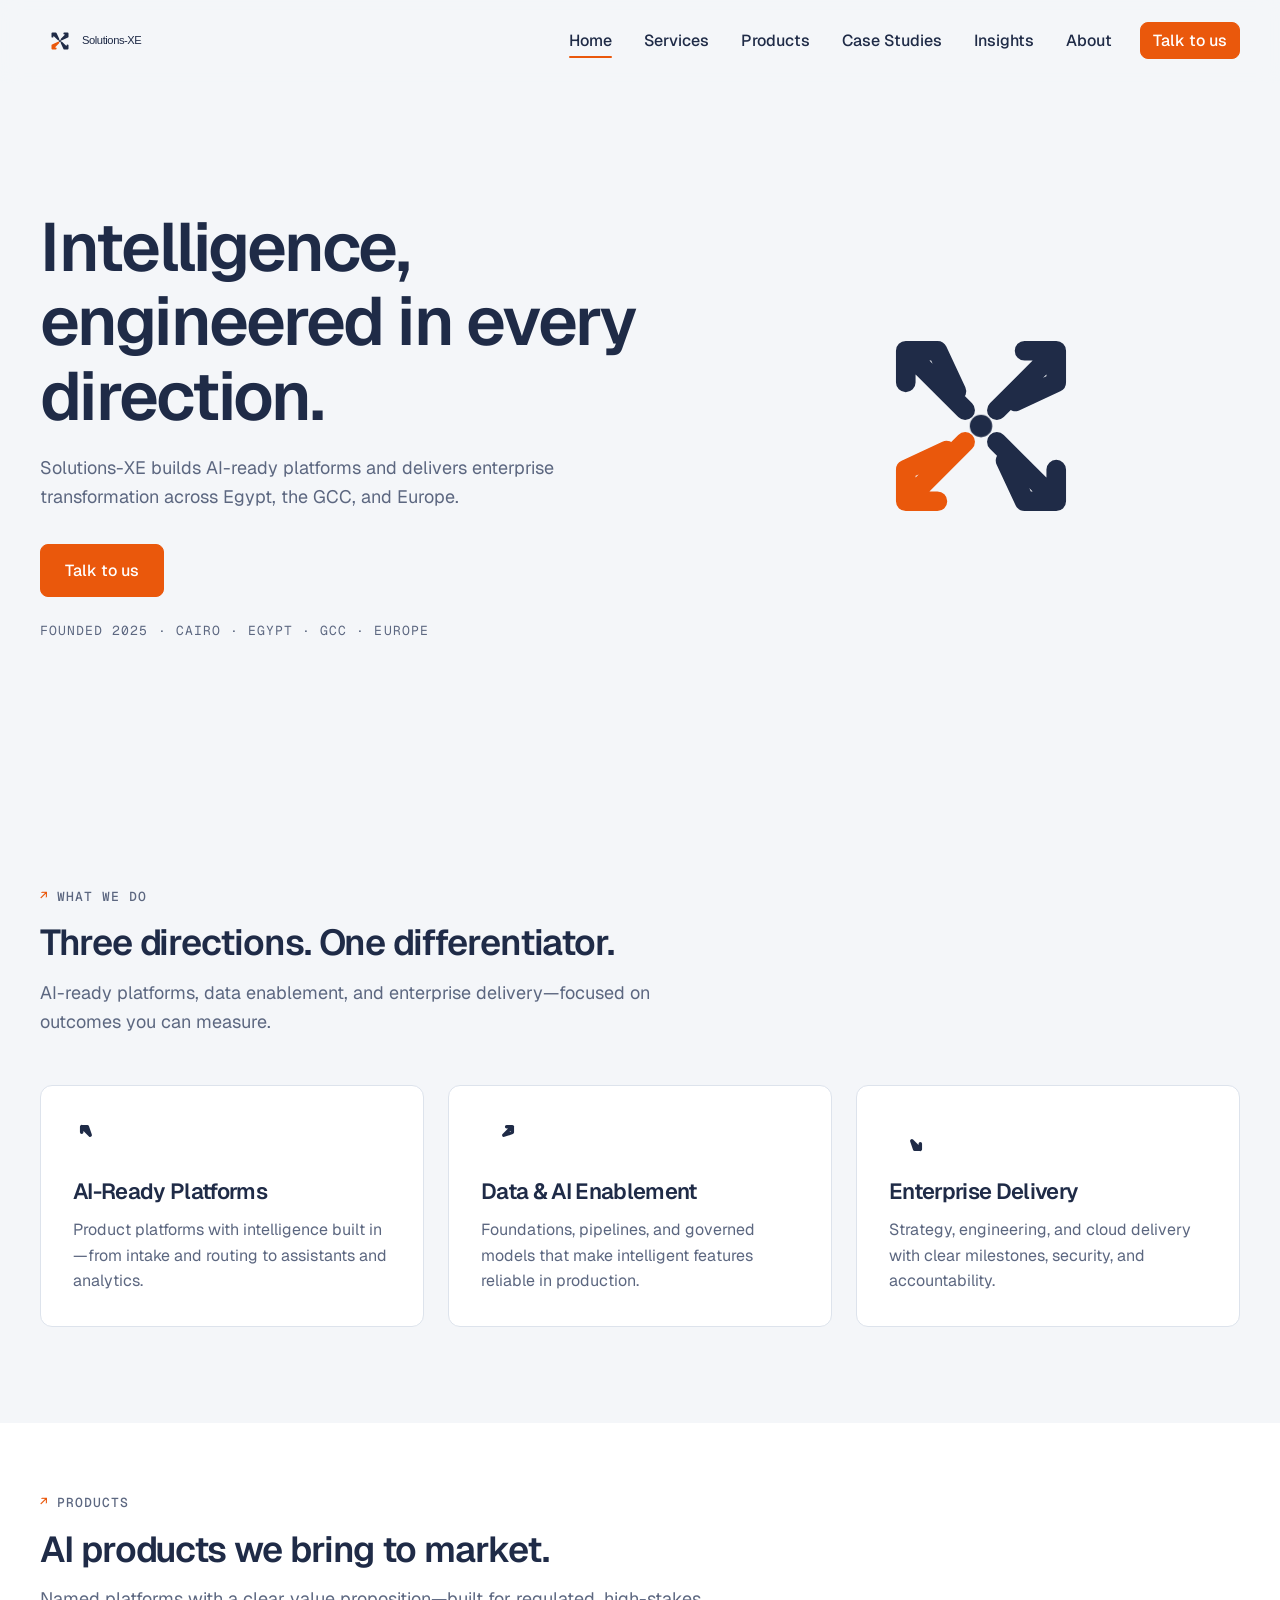
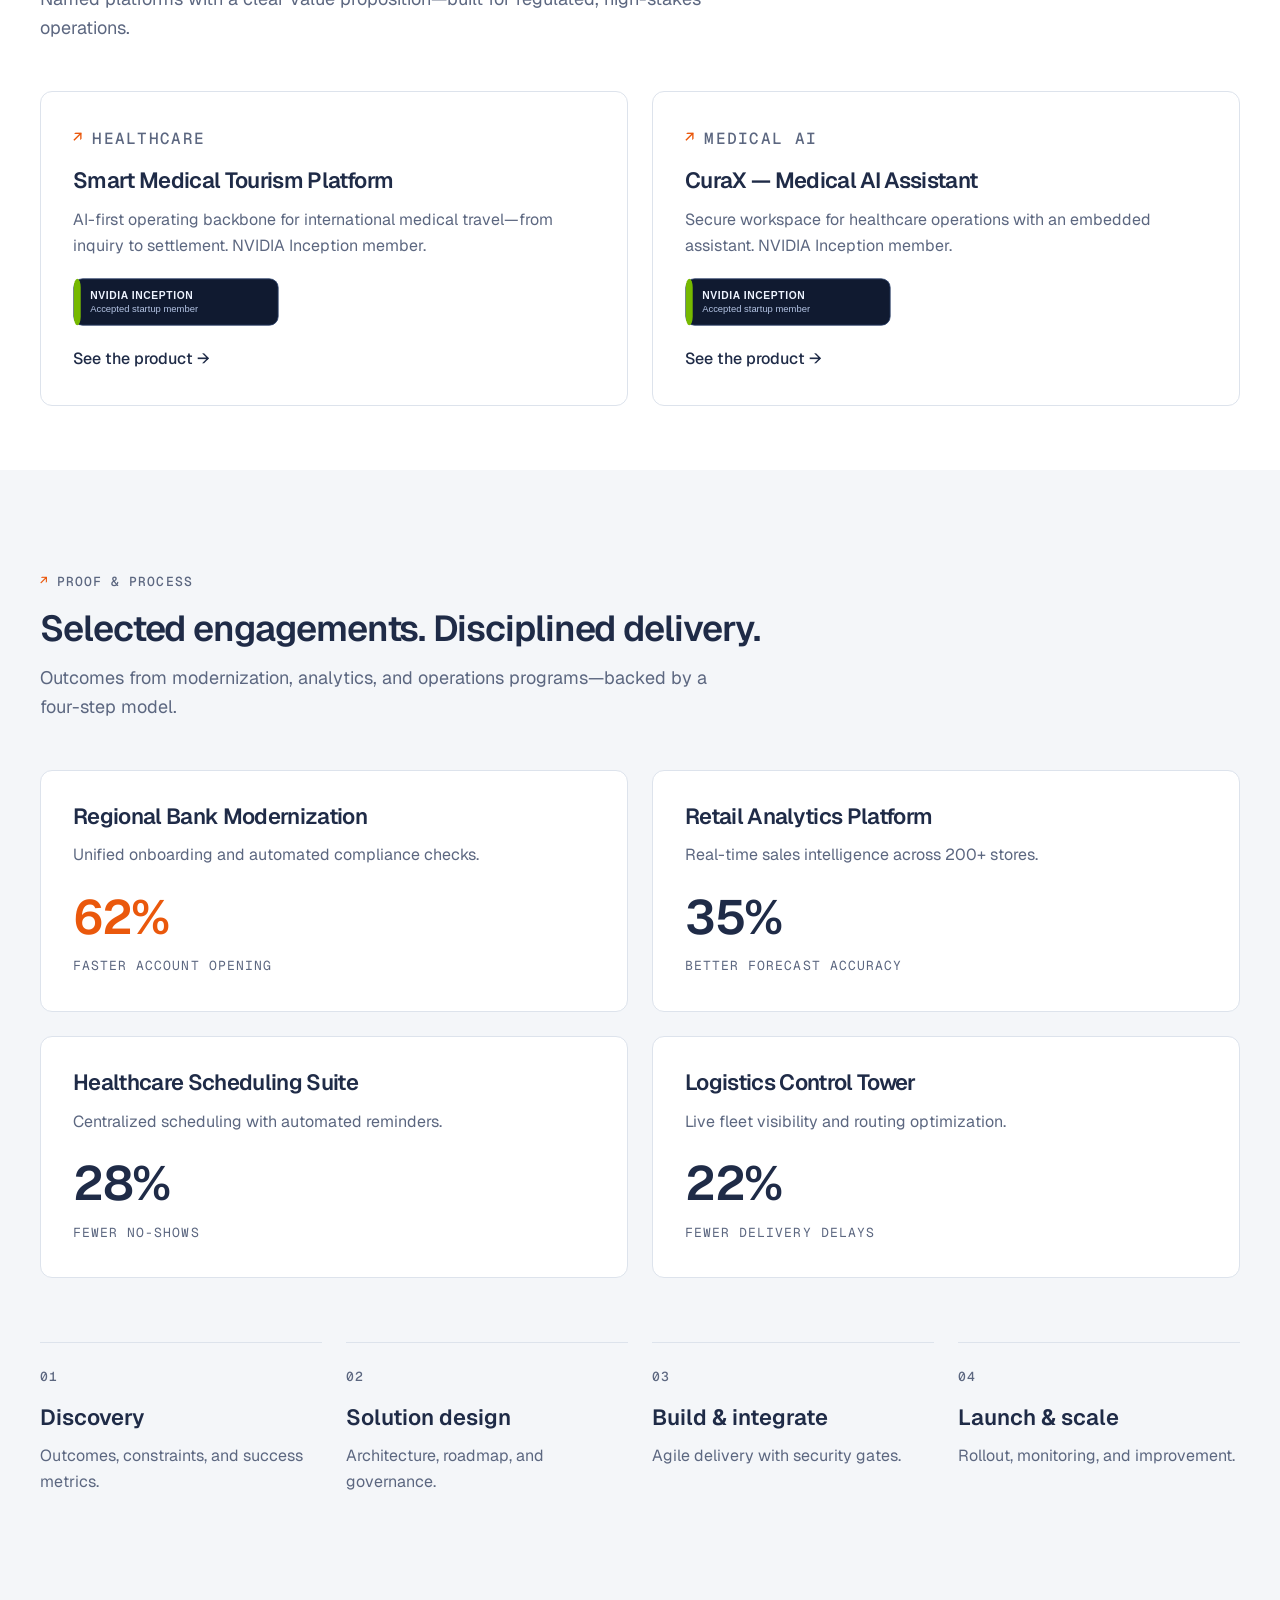
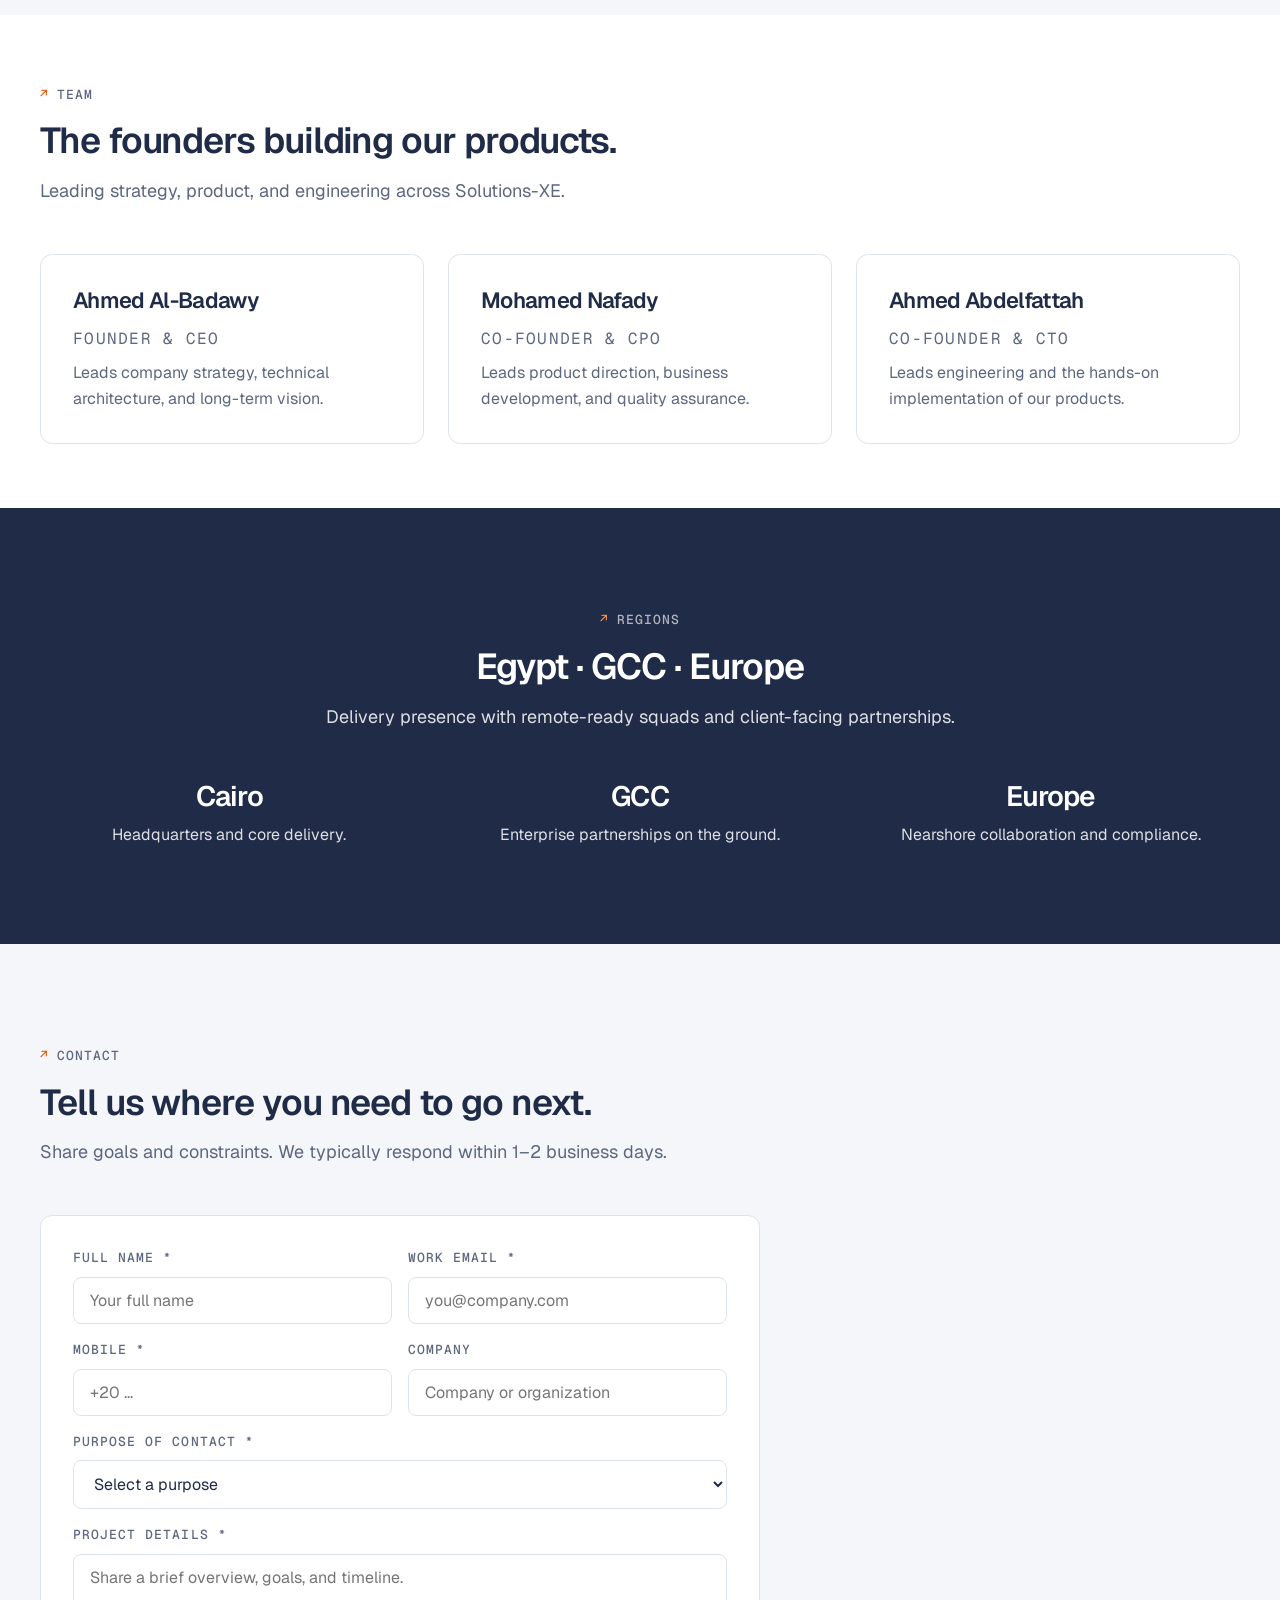
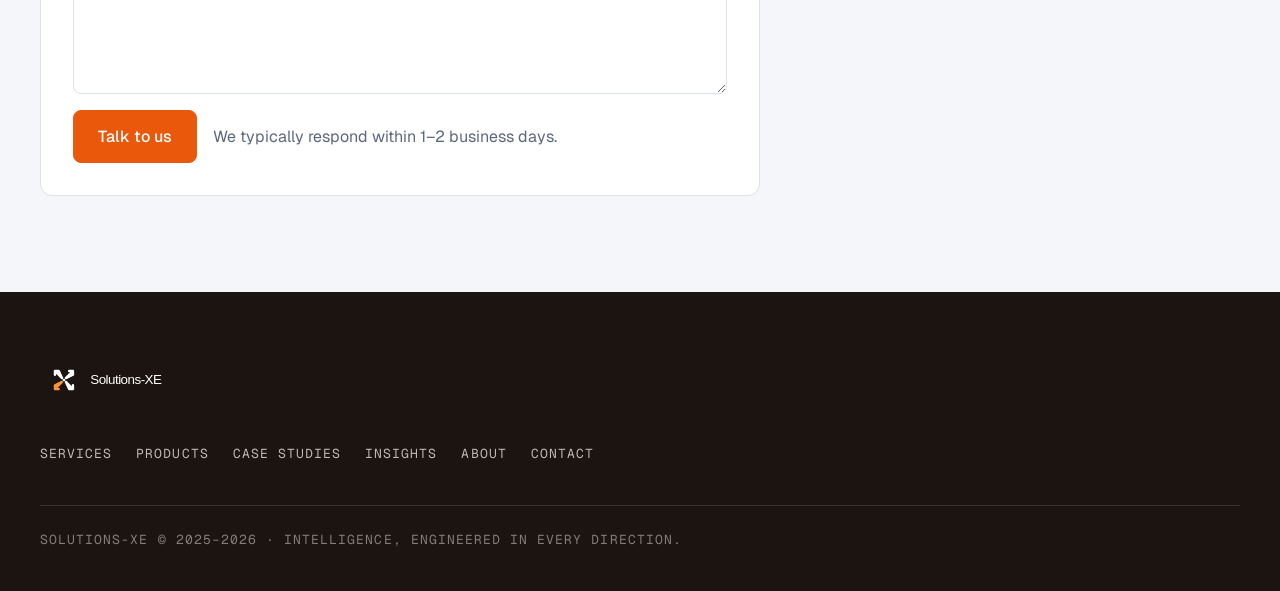
<file: index.html>
<!DOCTYPE html>
<html lang="en">
<head>
  <meta charset="UTF-8" />
  <meta name="viewport" content="width=device-width, initial-scale=1.0" />
  <title>Solutions-XE | Intelligence, engineered in every direction</title>
  <link rel="preconnect" href="https://fonts.googleapis.com" />
  <link rel="preconnect" href="https://fonts.gstatic.com" crossorigin />
  <link href="https://fonts.googleapis.com/css2?family=Geist:wght@400;500;600&family=Geist+Mono:wght@400;500&display=swap" rel="stylesheet" />
  <link rel="stylesheet" href="assets/css/site.css?v=5" />
  <link rel="icon" href="assets/favicon.svg?v=2" type="image/svg+xml" />
  <link rel="icon" type="image/png" sizes="32x32" href="assets/favicon-32.png?v=2" />
  <link rel="apple-touch-icon" href="assets/apple-touch-icon.png?v=2" />
  <meta name="theme-color" content="#1f2b47" />
  <meta name="description" content="Solutions-XE — AI products and digital transformation for Egypt, the GCC, and Europe. Intelligence, engineered in every direction." />
  <meta property="og:type" content="website" />
  <meta property="og:title" content="Solutions-XE | Intelligence, engineered in every direction" />
  <meta property="og:description" content="Solutions-XE — AI products and digital transformation for Egypt, the GCC, and Europe. Intelligence, engineered in every direction." />
  <meta property="og:url" content="https://solutionsxe.org/index.html" />
</head>
<body>
  <header class="site-header">
    <div class="wrap site-header__inner">
      <a class="brand-link" href="index.html" aria-label="Solutions-XE home">
        <img class="logo-lockup" src="assets/logo-lockup-nav.svg" alt="Solutions-XE" width="190" height="50" />
        <img class="logo-mark" src="assets/logo-mark.svg" alt="" width="32" height="32" />
      </a>
      <button class="menu-toggle" type="button" aria-label="Open menu" aria-expanded="false">
        <span></span>
      </button>
      <nav class="nav" aria-label="primary">
        <button class="menu-close" type="button" aria-label="Close menu">×</button>
        <a class="active" href="index.html">Home</a>
        <a href="services.html">Services</a>
        <a href="products.html">Products</a>
        <a href="case-studies.html">Case Studies</a>
        <a href="insights.html">Insights</a>
        <a href="about.html">About</a>
        <a class="btn primary" href="contact.html">Talk to us</a>
      </nav>
    </div>
  </header>

  <main>
    <section class="wrap hero" aria-label="Hero">
      <div class="hero__copy">
        <h1>Intelligence, engineered in every direction.</h1>
        <p class="sub">Solutions-XE builds AI-ready platforms and delivers enterprise transformation across Egypt, the GCC, and Europe.</p>
        <div class="actions">
          <a class="btn primary" href="contact.html">Talk to us</a>
        </div>
        <p class="facts">Founded 2025 · Cairo · Egypt · GCC · Europe</p>
      </div>
      <div class="hero__visual" aria-hidden="true">
        <svg class="mark-draw" viewBox="0 0 100 100" fill="none" xmlns="http://www.w3.org/2000/svg">
          <g class="arm" transform="translate(50 50) rotate(-45)">
            <polygon points="0,-8 0,-38 -8,-30 0,-38 8,-30" fill="none" stroke="#1f2b47" stroke-width="7" stroke-linecap="round" stroke-linejoin="round"></polygon>
          </g>
          <g class="arm" transform="translate(50 50) rotate(45)">
            <polygon points="0,-8 0,-38 -8,-30 0,-38 8,-30" fill="none" stroke="#1f2b47" stroke-width="7" stroke-linecap="round" stroke-linejoin="round"></polygon>
          </g>
          <g class="arm" transform="translate(50 50) rotate(135)">
            <polygon points="0,-8 0,-38 -8,-30 0,-38 8,-30" fill="none" stroke="#1f2b47" stroke-width="7" stroke-linecap="round" stroke-linejoin="round"></polygon>
          </g>
          <g class="arm" transform="translate(50 50) rotate(-135)">
            <polygon points="0,-8 0,-38 -8,-30 0,-38 8,-30" fill="none" stroke="#ea580c" stroke-width="7" stroke-linecap="round" stroke-linejoin="round"></polygon>
          </g>
          <circle class="hub" cx="50" cy="50" r="4" fill="#1f2b47"></circle>
        </svg>
      </div>
    </section>

    <section class="section" aria-label="What we do">
      <div class="wrap">
        <div class="section-head">
          <p class="eyebrow"><span class="eyebrow__mark" aria-hidden="true">↗</span> What we do</p>
          <h2>Three directions. One differentiator.</h2>
          <p class="section-sub">AI-ready platforms, data enablement, and enterprise delivery—focused on outcomes you can measure.</p>
        </div>
        <div class="grid-3">
          <article class="card">
            <div class="card-icon" aria-hidden="true">
              <svg viewBox="0 0 40 40" fill="none"><g transform="translate(20 20) rotate(-45)"><polygon points="0,-4 0,-16 -4,-12 0,-16 4,-12" fill="none" stroke="#1f2b47" stroke-width="3.5" stroke-linecap="round" stroke-linejoin="round"></polygon></g></svg>
            </div>
            <h3>AI-Ready Platforms</h3>
            <p>Product platforms with intelligence built in—from intake and routing to assistants and analytics.</p>
          </article>
          <article class="card">
            <div class="card-icon" aria-hidden="true">
              <svg viewBox="0 0 40 40" fill="none"><g transform="translate(20 20) rotate(45)"><polygon points="0,-4 0,-16 -4,-12 0,-16 4,-12" fill="none" stroke="#1f2b47" stroke-width="3.5" stroke-linecap="round" stroke-linejoin="round"></polygon></g></svg>
            </div>
            <h3>Data &amp; AI Enablement</h3>
            <p>Foundations, pipelines, and governed models that make intelligent features reliable in production.</p>
          </article>
          <article class="card">
            <div class="card-icon" aria-hidden="true">
              <svg viewBox="0 0 40 40" fill="none"><g transform="translate(20 20) rotate(135)"><polygon points="0,-4 0,-16 -4,-12 0,-16 4,-12" fill="none" stroke="#1f2b47" stroke-width="3.5" stroke-linecap="round" stroke-linejoin="round"></polygon></g></svg>
            </div>
            <h3>Enterprise Delivery</h3>
            <p>Strategy, engineering, and cloud delivery with clear milestones, security, and accountability.</p>
          </article>
        </div>
      </div>
    </section>

    <section class="section section--tight" aria-label="Products" style="background: var(--white);">
      <div class="wrap">
        <div class="section-head">
          <p class="eyebrow"><span class="eyebrow__mark" aria-hidden="true">↗</span> Products</p>
          <h2>AI products we bring to market.</h2>
          <p class="section-sub">Named platforms with a clear value proposition—built for regulated, high-stakes operations.</p>
        </div>
        <div class="grid-2">
          <a class="card" href="medical-tourism-platform.html">
            <p class="eyebrow"><span class="eyebrow__mark" aria-hidden="true">↗</span> Healthcare</p>
            <h3>Smart Medical Tourism Platform</h3>
            <p>AI-first operating backbone for international medical travel—from inquiry to settlement. NVIDIA Inception member.</p>
            <span class="program-badge"><img src="assets/nvidia-inception-badge.svg" alt="NVIDIA Inception program accepted startup member badge" loading="lazy" /></span>
            <span class="link-hint">See the product →</span>
          </a>
          <a class="card" href="curax.html">
            <p class="eyebrow"><span class="eyebrow__mark" aria-hidden="true">↗</span> Medical AI</p>
            <h3>CuraX — Medical AI Assistant</h3>
            <p>Secure workspace for healthcare operations with an embedded assistant. NVIDIA Inception member.</p>
            <span class="program-badge"><img src="assets/nvidia-inception-badge.svg" alt="NVIDIA Inception program accepted startup member badge" loading="lazy" /></span>
            <span class="link-hint">See the product →</span>
          </a>
        </div>
      </div>
    </section>

    <section class="section" aria-label="Proof and process">
      <div class="wrap">
        <div class="section-head">
          <p class="eyebrow"><span class="eyebrow__mark" aria-hidden="true">↗</span> Proof &amp; process</p>
          <h2>Selected engagements. Disciplined delivery.</h2>
          <p class="section-sub">Outcomes from modernization, analytics, and operations programs—backed by a four-step model.</p>
        </div>
        <div class="grid-2">
          <article class="card">
            <h3>Regional Bank Modernization</h3>
            <p>Unified onboarding and automated compliance checks.</p>
            <div class="stats" style="margin-top: 24px; grid-template-columns: 1fr;">
              <div class="stat stat--accent"><b>62%</b><span>Faster account opening</span></div>
            </div>
          </article>
          <article class="card">
            <h3>Retail Analytics Platform</h3>
            <p>Real-time sales intelligence across 200+ stores.</p>
            <div class="stats" style="margin-top: 24px; grid-template-columns: 1fr;">
              <div class="stat"><b>35%</b><span>Better forecast accuracy</span></div>
            </div>
          </article>
          <article class="card">
            <h3>Healthcare Scheduling Suite</h3>
            <p>Centralized scheduling with automated reminders.</p>
            <div class="stats" style="margin-top: 24px; grid-template-columns: 1fr;">
              <div class="stat"><b>28%</b><span>Fewer no-shows</span></div>
            </div>
          </article>
          <article class="card">
            <h3>Logistics Control Tower</h3>
            <p>Live fleet visibility and routing optimization.</p>
            <div class="stats" style="margin-top: 24px; grid-template-columns: 1fr;">
              <div class="stat"><b>22%</b><span>Fewer delivery delays</span></div>
            </div>
          </article>
        </div>
        <div class="process" style="margin-top: 64px;">
          <div class="process-step">
            <b>01</b>
            <div class="step-title">Discovery</div>
            <p>Outcomes, constraints, and success metrics.</p>
          </div>
          <div class="process-step">
            <b>02</b>
            <div class="step-title">Solution design</div>
            <p>Architecture, roadmap, and governance.</p>
          </div>
          <div class="process-step">
            <b>03</b>
            <div class="step-title">Build &amp; integrate</div>
            <p>Agile delivery with security gates.</p>
          </div>
          <div class="process-step">
            <b>04</b>
            <div class="step-title">Launch &amp; scale</div>
            <p>Rollout, monitoring, and improvement.</p>
          </div>
        </div>
      </div>
    </section>

    <section class="section section--tight" style="background: var(--white);" aria-label="Team">
      <div class="wrap">
        <div class="section-head">
          <p class="eyebrow"><span class="eyebrow__mark" aria-hidden="true">↗</span> Team</p>
          <h2>The founders building our products.</h2>
          <p class="section-sub">Leading strategy, product, and engineering across Solutions-XE.</p>
        </div>
        <div class="grid-3">
          <article class="card team-card">
            <h3>Ahmed Al-Badawy</h3>
            <p class="team-role">Founder &amp; CEO</p>
            <p class="team-focus">Leads company strategy, technical architecture, and long-term vision.</p>
          </article>
          <article class="card team-card">
            <h3>Mohamed Nafady</h3>
            <p class="team-role">Co-Founder &amp; CPO</p>
            <p class="team-focus">Leads product direction, business development, and quality assurance.</p>
          </article>
          <article class="card team-card">
            <h3>Ahmed Abdelfattah</h3>
            <p class="team-role">Co-Founder &amp; CTO</p>
            <p class="team-focus">Leads engineering and the hands-on implementation of our products.</p>
          </article>
        </div>
      </div>
    </section>

    <section class="section section--dark" aria-label="Regions">
      <div class="wrap">
        <div class="section-head" style="text-align: center; margin-left: auto; margin-right: auto;">
          <p class="eyebrow" style="justify-content: center;"><span class="eyebrow__mark" aria-hidden="true">↗</span> Regions</p>
          <h2>Egypt · GCC · Europe</h2>
          <p class="section-sub" style="margin-left: auto; margin-right: auto;">Delivery presence with remote-ready squads and client-facing partnerships.</p>
        </div>
        <div class="regions">
          <div>
            <h3>Cairo</h3>
            <p>Headquarters and core delivery.</p>
          </div>
          <div>
            <h3>GCC</h3>
            <p>Enterprise partnerships on the ground.</p>
          </div>
          <div>
            <h3>Europe</h3>
            <p>Nearshore collaboration and compliance.</p>
          </div>
        </div>
      </div>
    </section>

    <section class="section" aria-label="Contact">
      <div class="wrap">
        <div class="section-head">
          <p class="eyebrow"><span class="eyebrow__mark" aria-hidden="true">↗</span> Contact</p>
          <h2>Tell us where you need to go next.</h2>
          <p class="section-sub">Share goals and constraints. We typically respond within 1–2 business days.</p>
        </div>
        <div class="contact-form" aria-label="contact form">
          <form action="https://docs.google.com/forms/d/e/1FAIpQLSfn93nIQHtCclhoVbuBdkEZccNsT9Y_LOr59dBaSZQ6eU1nwQ/formResponse" method="post" target="hidden_iframe" dir="ltr" data-gform>
            <div class="form-row">
              <label>
                Full name *
                <input type="text" name="entry.1181356205" placeholder="Your full name" required />
              </label>
              <label>
                Work email *
                <input type="email" name="entry.851006266" placeholder="you@company.com" required />
              </label>
            </div>
            <div class="form-row">
              <label>
                Mobile *
                <input type="tel" name="entry.1638137832" placeholder="+20 ..." required />
              </label>
              <label>
                Company
                <input type="text" name="entry.601511198" placeholder="Company or organization" />
              </label>
            </div>
            <label>
              Purpose of contact *
              <select name="entry.1685710701" required>
                <option value="" disabled selected>Select a purpose</option>
                <option>New project inquiry</option>
                <option>Request a consultation</option>
                <option>Outsourcing / team augmentation</option>
                <option>Support or existing project</option>
                <option>Partnership or reseller</option>
                <option>Careers / hiring</option>
                <option>Media / press</option>
                <option>Other</option>
              </select>
            </label>
            <label>
              Project details *
              <textarea name="entry.304695852" placeholder="Share a brief overview, goals, and timeline." required></textarea>
            </label>
            <div class="form-actions">
              <button class="btn primary" type="submit" data-submit>Talk to us</button>
              <span class="form-note" data-note>We typically respond within 1–2 business days.</span>
            </div>
          </form>
          <iframe name="hidden_iframe" style="display:none;" title="form submission"></iframe>
        </div>
      </div>
    </section>
  </main>

  <footer class="site-footer">
    <div class="wrap site-footer__inner">
      <a href="index.html" aria-label="Solutions-XE home">
        <img class="footer-logo" src="assets/logo-lockup-footer.svg" alt="Solutions-XE" width="228" height="60" />
      </a>
      <nav class="footer-nav" aria-label="Footer">
        <a href="services.html">Services</a>
        <a href="products.html">Products</a>
        <a href="case-studies.html">Case Studies</a>
        <a href="insights.html">Insights</a>
        <a href="about.html">About</a>
        <a href="contact.html">Contact</a>
      </nav>
      <p class="footer-meta">Solutions-XE © 2025–2026 · Intelligence, engineered in every direction.</p>
    </div>
  </footer>

  <div class="toast" id="formToast" role="status" aria-live="polite">
    <b>Received.</b> We will contact you within 1–2 business days.
  </div>
  <script src="assets/js/site.js" defer></script>
</body>
</html>
</file>
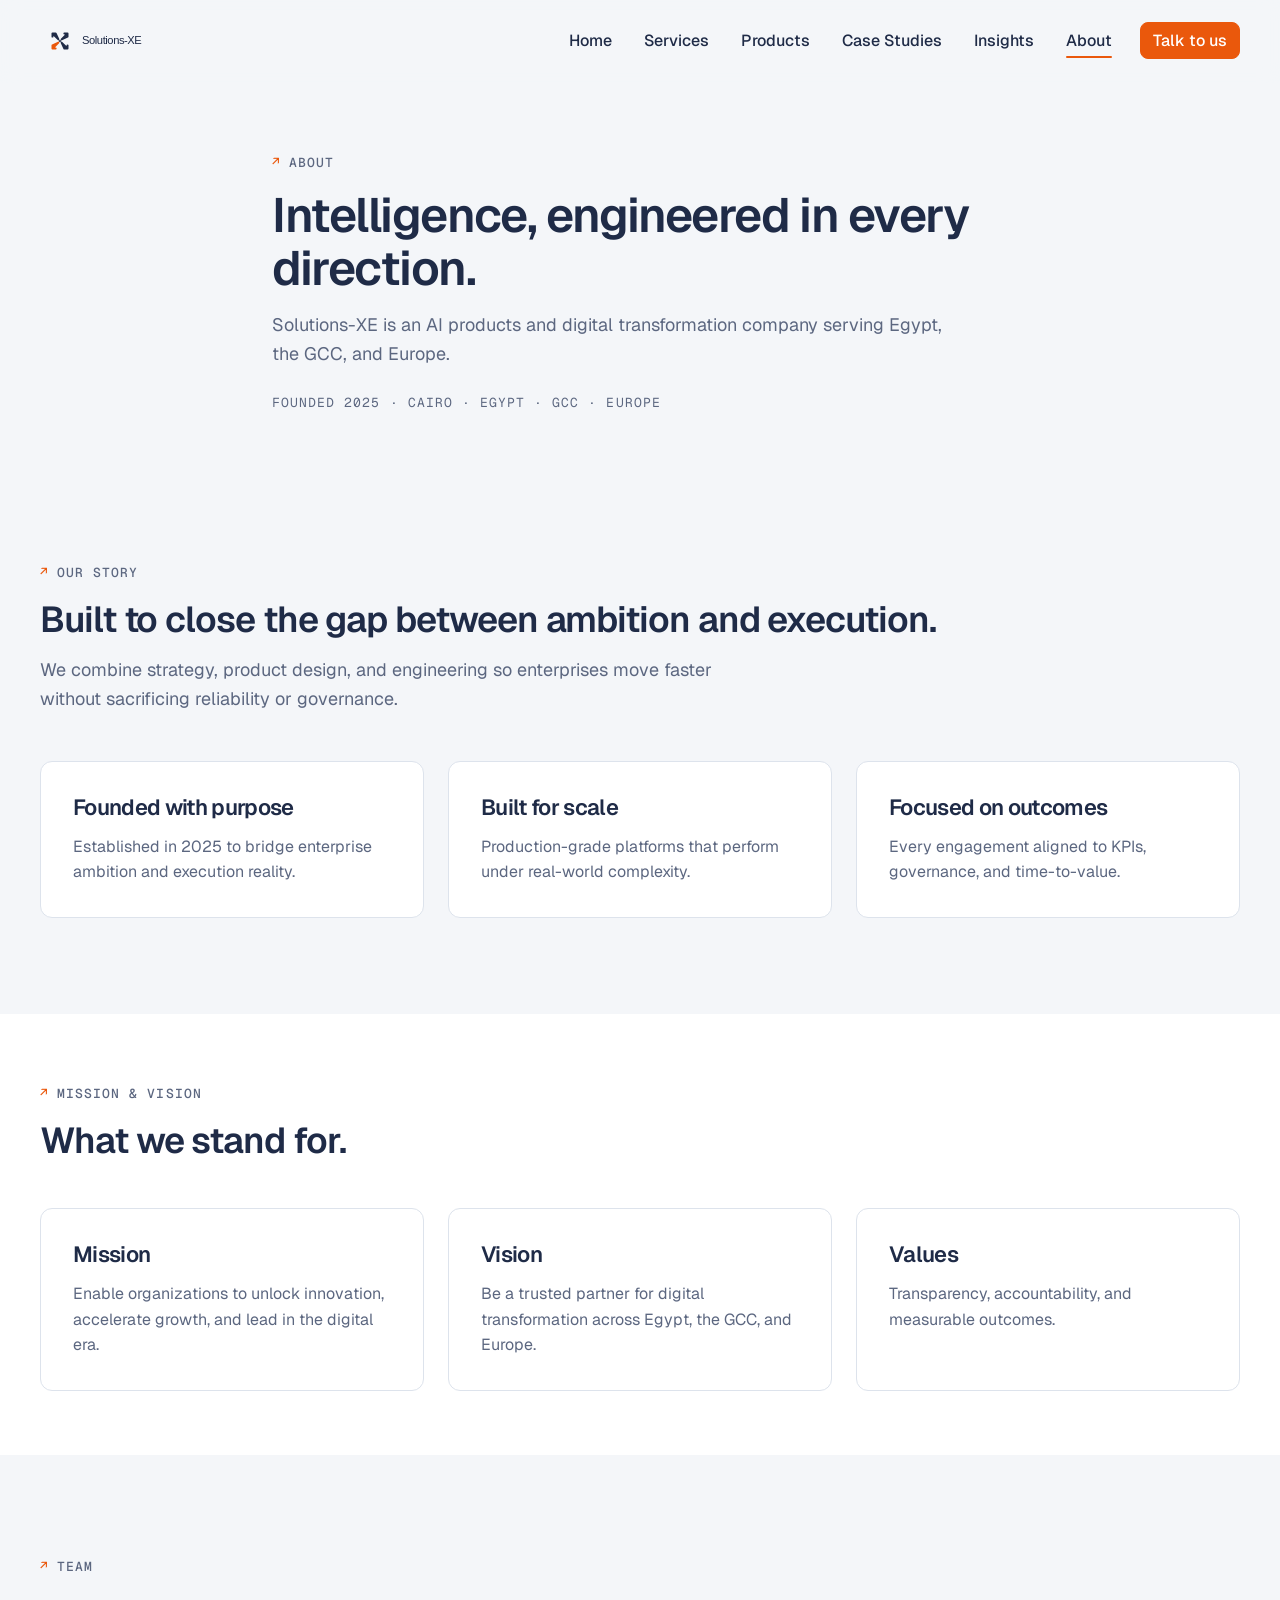
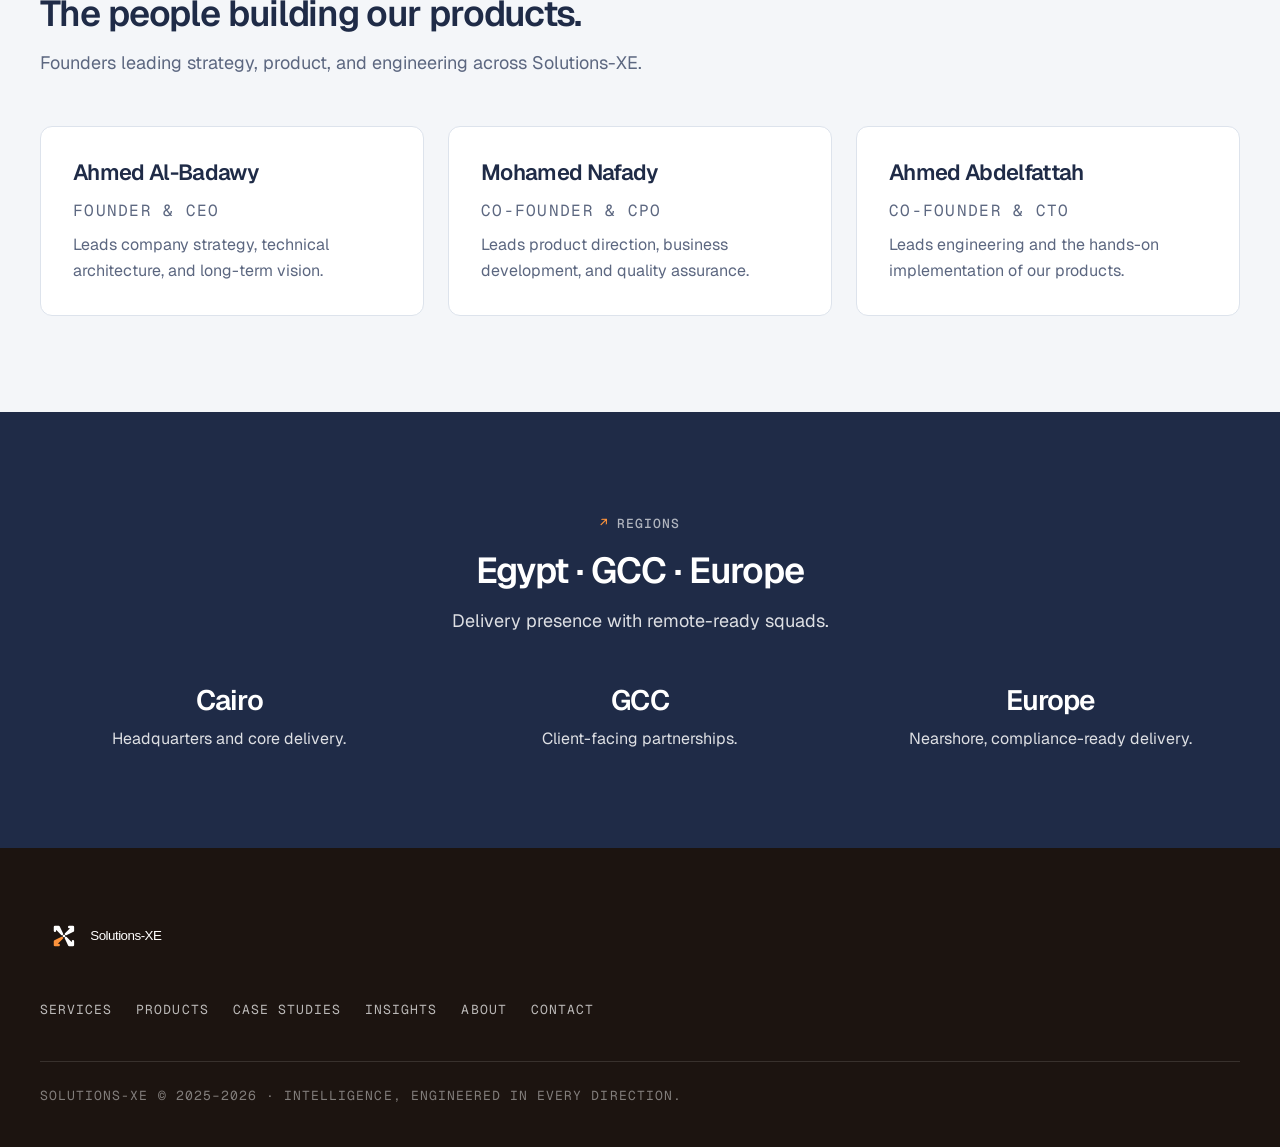
<file: about.html>
<!DOCTYPE html>
<html lang="en">
<head>
  <meta charset="UTF-8" />
  <meta name="viewport" content="width=device-width, initial-scale=1.0" />
  <title>Solutions-XE | About</title>
  <link rel="preconnect" href="https://fonts.googleapis.com" />
  <link rel="preconnect" href="https://fonts.gstatic.com" crossorigin />
  <link href="https://fonts.googleapis.com/css2?family=Geist:wght@400;500;600&family=Geist+Mono:wght@400;500&display=swap" rel="stylesheet" />
  <link rel="stylesheet" href="assets/css/site.css?v=5" />
  <link rel="icon" href="assets/favicon.svg?v=2" type="image/svg+xml" />
  <link rel="icon" type="image/png" sizes="32x32" href="assets/favicon-32.png?v=2" />
  <link rel="apple-touch-icon" href="assets/apple-touch-icon.png?v=2" />
  <meta name="theme-color" content="#1f2b47" />
  <meta name="description" content="About Solutions-XE — mission, vision, and how we partner with enterprises and growth-stage teams." />
  <meta property="og:type" content="website" />
  <meta property="og:title" content="Solutions-XE | About" />
  <meta property="og:description" content="About Solutions-XE — mission, vision, and how we partner with enterprises and growth-stage teams." />
  <meta property="og:url" content="https://solutionsxe.org/about.html" />
</head>
<body>
  <header class="site-header">
    <div class="wrap site-header__inner">
      <a class="brand-link" href="index.html" aria-label="Solutions-XE home">
        <img class="logo-lockup" src="assets/logo-lockup-nav.svg" alt="Solutions-XE" width="190" height="50" />
        <img class="logo-mark" src="assets/logo-mark.svg" alt="" width="32" height="32" />
      </a>
      <button class="menu-toggle" type="button" aria-label="Open menu" aria-expanded="false"><span></span></button>
      <nav class="nav" aria-label="primary">
        <button class="menu-close" type="button" aria-label="Close menu">×</button>
        <a href="index.html">Home</a>
        <a href="services.html">Services</a>
        <a href="products.html">Products</a>
        <a href="case-studies.html">Case Studies</a>
        <a href="insights.html">Insights</a>
        <a class="active" href="about.html">About</a>
        <a class="btn primary" href="contact.html">Talk to us</a>
      </nav>
    </div>
  </header>

  <main>
    <section class="wrap hero hero--page">
      <p class="eyebrow"><span class="eyebrow__mark" aria-hidden="true">↗</span> About</p>
      <h1>Intelligence, engineered in every direction.</h1>
      <p class="sub">Solutions-XE is an AI products and digital transformation company serving Egypt, the GCC, and Europe.</p>
      <p class="facts">Founded 2025 · Cairo · Egypt · GCC · Europe</p>
    </section>

    <section class="section" aria-label="Our story">
      <div class="wrap">
        <div class="section-head">
          <p class="eyebrow"><span class="eyebrow__mark" aria-hidden="true">↗</span> Our story</p>
          <h2>Built to close the gap between ambition and execution.</h2>
          <p class="section-sub">We combine strategy, product design, and engineering so enterprises move faster without sacrificing reliability or governance.</p>
        </div>
        <div class="grid-3">
          <article class="card">
            <h3>Founded with purpose</h3>
            <p>Established in 2025 to bridge enterprise ambition and execution reality.</p>
          </article>
          <article class="card">
            <h3>Built for scale</h3>
            <p>Production-grade platforms that perform under real-world complexity.</p>
          </article>
          <article class="card">
            <h3>Focused on outcomes</h3>
            <p>Every engagement aligned to KPIs, governance, and time-to-value.</p>
          </article>
        </div>
      </div>
    </section>

    <section class="section section--tight" style="background: var(--white);" aria-label="Mission and vision">
      <div class="wrap">
        <div class="section-head">
          <p class="eyebrow"><span class="eyebrow__mark" aria-hidden="true">↗</span> Mission &amp; vision</p>
          <h2>What we stand for.</h2>
        </div>
        <div class="grid-3">
          <article class="card"><h3>Mission</h3><p>Enable organizations to unlock innovation, accelerate growth, and lead in the digital era.</p></article>
          <article class="card"><h3>Vision</h3><p>Be a trusted partner for digital transformation across Egypt, the GCC, and Europe.</p></article>
          <article class="card"><h3>Values</h3><p>Transparency, accountability, and measurable outcomes.</p></article>
        </div>
      </div>
    </section>

    <section class="section" aria-label="Team">
      <div class="wrap">
        <div class="section-head">
          <p class="eyebrow"><span class="eyebrow__mark" aria-hidden="true">↗</span> Team</p>
          <h2>The people building our products.</h2>
          <p class="section-sub">Founders leading strategy, product, and engineering across Solutions-XE.</p>
        </div>
        <div class="grid-3">
          <article class="card team-card">
            <h3>Ahmed Al-Badawy</h3>
            <p class="team-role">Founder &amp; CEO</p>
            <p class="team-focus">Leads company strategy, technical architecture, and long-term vision.</p>
          </article>
          <article class="card team-card">
            <h3>Mohamed Nafady</h3>
            <p class="team-role">Co-Founder &amp; CPO</p>
            <p class="team-focus">Leads product direction, business development, and quality assurance.</p>
          </article>
          <article class="card team-card">
            <h3>Ahmed Abdelfattah</h3>
            <p class="team-role">Co-Founder &amp; CTO</p>
            <p class="team-focus">Leads engineering and the hands-on implementation of our products.</p>
          </article>
        </div>
      </div>
    </section>

    <section class="section section--dark" aria-label="Locations">
      <div class="wrap">
        <div class="section-head" style="text-align: center; margin-left: auto; margin-right: auto;">
          <p class="eyebrow" style="justify-content: center;"><span class="eyebrow__mark" aria-hidden="true">↗</span> Regions</p>
          <h2>Egypt · GCC · Europe</h2>
          <p class="section-sub" style="margin-left: auto; margin-right: auto;">Delivery presence with remote-ready squads.</p>
        </div>
        <div class="regions">
          <div><h3>Cairo</h3><p>Headquarters and core delivery.</p></div>
          <div><h3>GCC</h3><p>Client-facing partnerships.</p></div>
          <div><h3>Europe</h3><p>Nearshore, compliance-ready delivery.</p></div>
        </div>
      </div>
    </section>
  </main>

  <footer class="site-footer">
    <div class="wrap site-footer__inner">
      <a href="index.html" aria-label="Solutions-XE home"><img class="footer-logo" src="assets/logo-lockup-footer.svg" alt="Solutions-XE" width="228" height="60" /></a>
      <nav class="footer-nav" aria-label="Footer">
        <a href="services.html">Services</a>
        <a href="products.html">Products</a>
        <a href="case-studies.html">Case Studies</a>
        <a href="insights.html">Insights</a>
        <a href="about.html">About</a>
        <a href="contact.html">Contact</a>
      </nav>
      <p class="footer-meta">Solutions-XE © 2025–2026 · Intelligence, engineered in every direction.</p>
    </div>
  </footer>
  <script src="assets/js/site.js" defer></script>
</body>
</html>
</file>
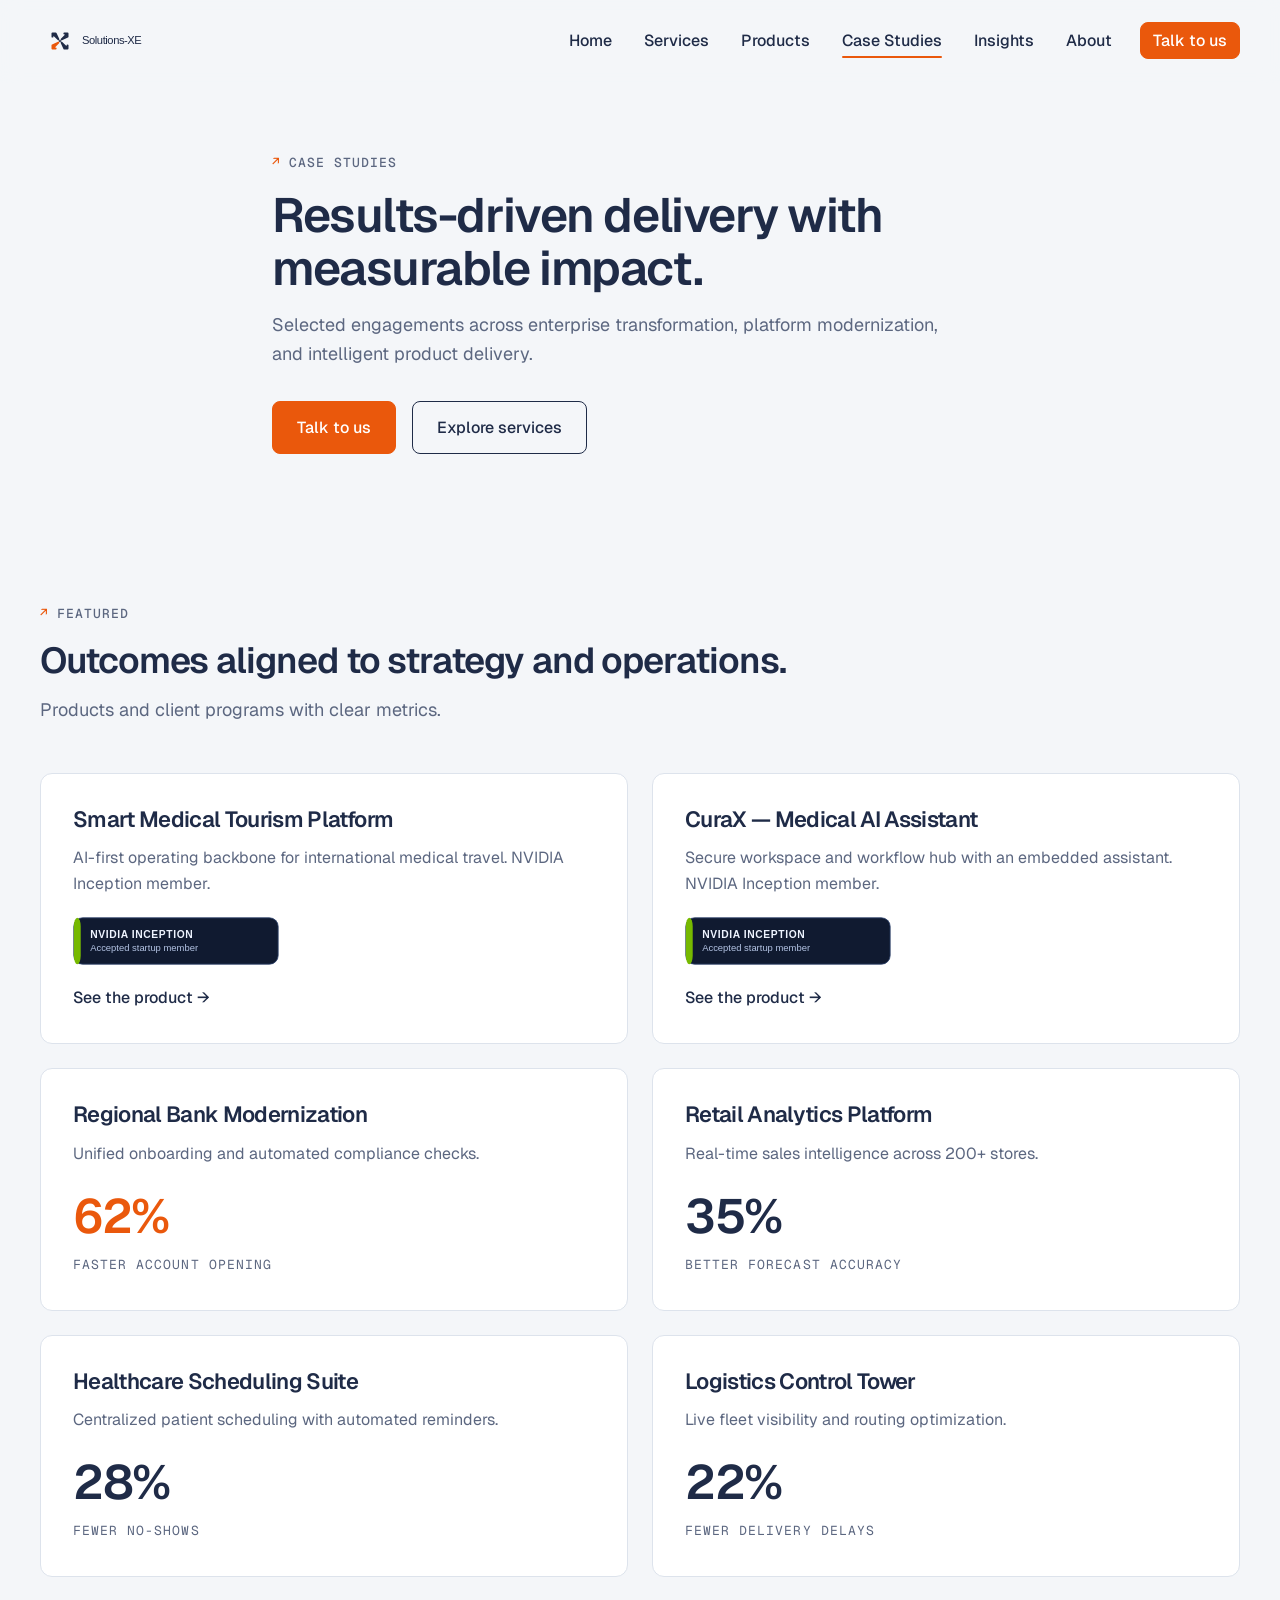
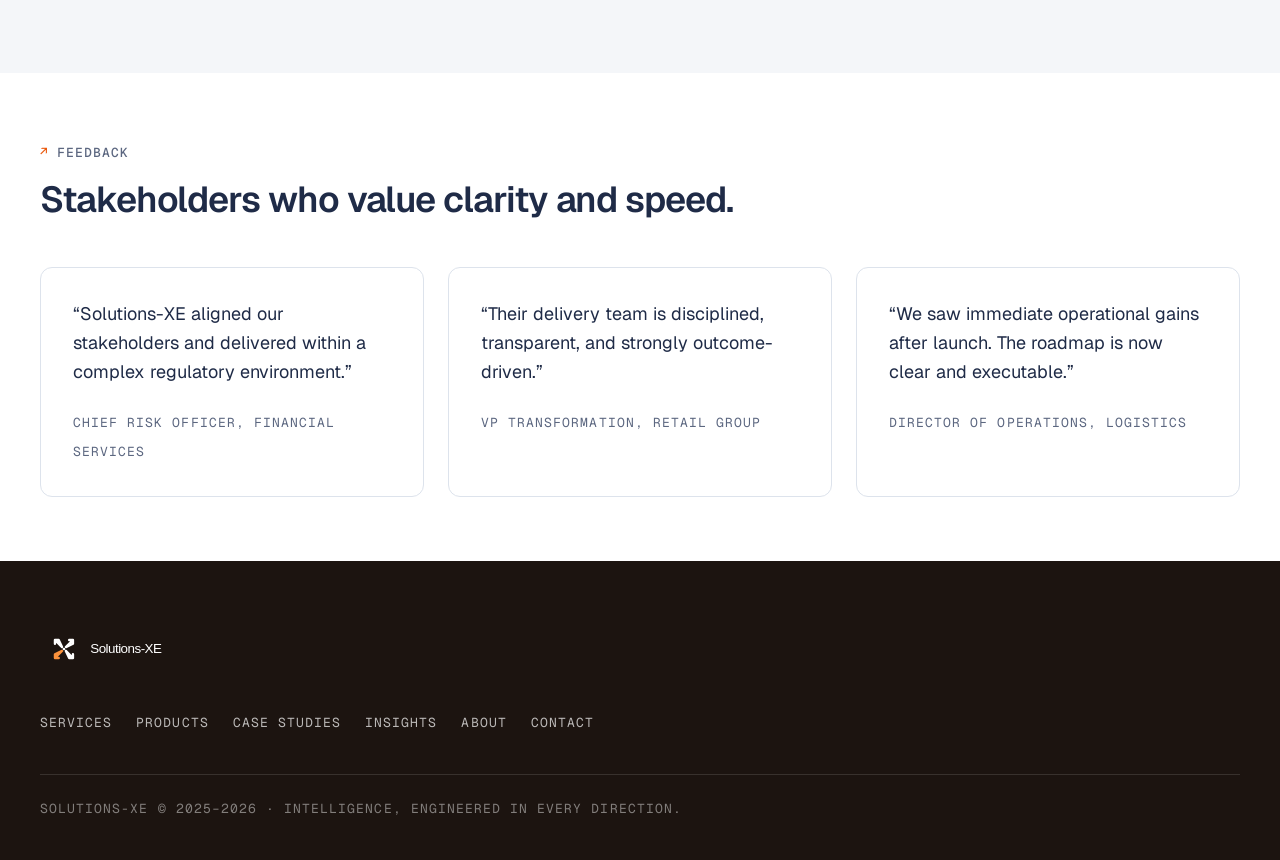
<file: case-studies.html>
<!DOCTYPE html>
<html lang="en">
<head>
  <meta charset="UTF-8" />
  <meta name="viewport" content="width=device-width, initial-scale=1.0" />
  <title>Solutions-XE | Case Studies</title>
  <link rel="preconnect" href="https://fonts.googleapis.com" />
  <link rel="preconnect" href="https://fonts.gstatic.com" crossorigin />
  <link href="https://fonts.googleapis.com/css2?family=Geist:wght@400;500;600&family=Geist+Mono:wght@400;500&display=swap" rel="stylesheet" />
  <link rel="stylesheet" href="assets/css/site.css?v=5" />
  <link rel="icon" href="assets/favicon.svg?v=2" type="image/svg+xml" />
  <link rel="icon" type="image/png" sizes="32x32" href="assets/favicon-32.png?v=2" />
  <link rel="apple-touch-icon" href="assets/apple-touch-icon.png?v=2" />
  <meta name="theme-color" content="#1f2b47" />
  <meta name="description" content="Case studies and delivery highlights: modernization, analytics, healthcare, and logistics outcomes." />
  <meta property="og:type" content="website" />
  <meta property="og:title" content="Solutions-XE | Case Studies" />
  <meta property="og:description" content="Case studies and delivery highlights: modernization, analytics, healthcare, and logistics outcomes." />
  <meta property="og:url" content="https://solutionsxe.org/case-studies.html" />
</head>
<body>
  <header class="site-header">
    <div class="wrap site-header__inner">
      <a class="brand-link" href="index.html" aria-label="Solutions-XE home">
        <img class="logo-lockup" src="assets/logo-lockup-nav.svg" alt="Solutions-XE" width="190" height="50" />
        <img class="logo-mark" src="assets/logo-mark.svg" alt="" width="32" height="32" />
      </a>
      <button class="menu-toggle" type="button" aria-label="Open menu" aria-expanded="false"><span></span></button>
      <nav class="nav" aria-label="primary">
        <button class="menu-close" type="button" aria-label="Close menu">×</button>
        <a href="index.html">Home</a>
        <a href="services.html">Services</a>
        <a href="products.html">Products</a>
        <a class="active" href="case-studies.html">Case Studies</a>
        <a href="insights.html">Insights</a>
        <a href="about.html">About</a>
        <a class="btn primary" href="contact.html">Talk to us</a>
      </nav>
    </div>
  </header>

  <main>
    <section class="wrap hero hero--page">
      <p class="eyebrow"><span class="eyebrow__mark" aria-hidden="true">↗</span> Case studies</p>
      <h1>Results-driven delivery with measurable impact.</h1>
      <p class="sub">Selected engagements across enterprise transformation, platform modernization, and intelligent product delivery.</p>
      <div class="actions">
        <a class="btn primary" href="contact.html">Talk to us</a>
        <a class="btn secondary" href="services.html">Explore services</a>
      </div>
    </section>

    <section class="section" aria-label="Case studies">
      <div class="wrap">
        <div class="section-head">
          <p class="eyebrow"><span class="eyebrow__mark" aria-hidden="true">↗</span> Featured</p>
          <h2>Outcomes aligned to strategy and operations.</h2>
          <p class="section-sub">Products and client programs with clear metrics.</p>
        </div>
        <div class="grid-2">
          <a class="card" href="medical-tourism-platform.html">
            <h3>Smart Medical Tourism Platform</h3>
            <p>AI-first operating backbone for international medical travel. NVIDIA Inception member.</p>
            <span class="program-badge"><img src="assets/nvidia-inception-badge.svg" alt="NVIDIA Inception program accepted startup member badge" loading="lazy" /></span>
            <span class="link-hint">See the product →</span>
          </a>
          <a class="card" href="curax.html">
            <h3>CuraX — Medical AI Assistant</h3>
            <p>Secure workspace and workflow hub with an embedded assistant. NVIDIA Inception member.</p>
            <span class="program-badge"><img src="assets/nvidia-inception-badge.svg" alt="NVIDIA Inception program accepted startup member badge" loading="lazy" /></span>
            <span class="link-hint">See the product →</span>
          </a>
          <article class="card">
            <h3>Regional Bank Modernization</h3>
            <p>Unified onboarding and automated compliance checks.</p>
            <div class="stats" style="margin-top: 24px; grid-template-columns: 1fr;">
              <div class="stat stat--accent"><b>62%</b><span>Faster account opening</span></div>
            </div>
          </article>
          <article class="card">
            <h3>Retail Analytics Platform</h3>
            <p>Real-time sales intelligence across 200+ stores.</p>
            <div class="stats" style="margin-top: 24px; grid-template-columns: 1fr;">
              <div class="stat"><b>35%</b><span>Better forecast accuracy</span></div>
            </div>
          </article>
          <article class="card">
            <h3>Healthcare Scheduling Suite</h3>
            <p>Centralized patient scheduling with automated reminders.</p>
            <div class="stats" style="margin-top: 24px; grid-template-columns: 1fr;">
              <div class="stat"><b>28%</b><span>Fewer no-shows</span></div>
            </div>
          </article>
          <article class="card">
            <h3>Logistics Control Tower</h3>
            <p>Live fleet visibility and routing optimization.</p>
            <div class="stats" style="margin-top: 24px; grid-template-columns: 1fr;">
              <div class="stat"><b>22%</b><span>Fewer delivery delays</span></div>
            </div>
          </article>
        </div>
      </div>
    </section>

    <section class="section section--tight" style="background: var(--white);" aria-label="Testimonials">
      <div class="wrap">
        <div class="section-head">
          <p class="eyebrow"><span class="eyebrow__mark" aria-hidden="true">↗</span> Feedback</p>
          <h2>Stakeholders who value clarity and speed.</h2>
        </div>
        <div class="grid-3">
          <blockquote class="testimonial">
            <p>“Solutions-XE aligned our stakeholders and delivered within a complex regulatory environment.”</p>
            <span>Chief Risk Officer, Financial Services</span>
          </blockquote>
          <blockquote class="testimonial">
            <p>“Their delivery team is disciplined, transparent, and strongly outcome-driven.”</p>
            <span>VP Transformation, Retail Group</span>
          </blockquote>
          <blockquote class="testimonial">
            <p>“We saw immediate operational gains after launch. The roadmap is now clear and executable.”</p>
            <span>Director of Operations, Logistics</span>
          </blockquote>
        </div>
      </div>
    </section>
  </main>

  <footer class="site-footer">
    <div class="wrap site-footer__inner">
      <a href="index.html" aria-label="Solutions-XE home"><img class="footer-logo" src="assets/logo-lockup-footer.svg" alt="Solutions-XE" width="228" height="60" /></a>
      <nav class="footer-nav" aria-label="Footer">
        <a href="services.html">Services</a>
        <a href="products.html">Products</a>
        <a href="case-studies.html">Case Studies</a>
        <a href="insights.html">Insights</a>
        <a href="about.html">About</a>
        <a href="contact.html">Contact</a>
      </nav>
      <p class="footer-meta">Solutions-XE © 2025–2026 · Intelligence, engineered in every direction.</p>
    </div>
  </footer>
  <script src="assets/js/site.js" defer></script>
</body>
</html>
</file>
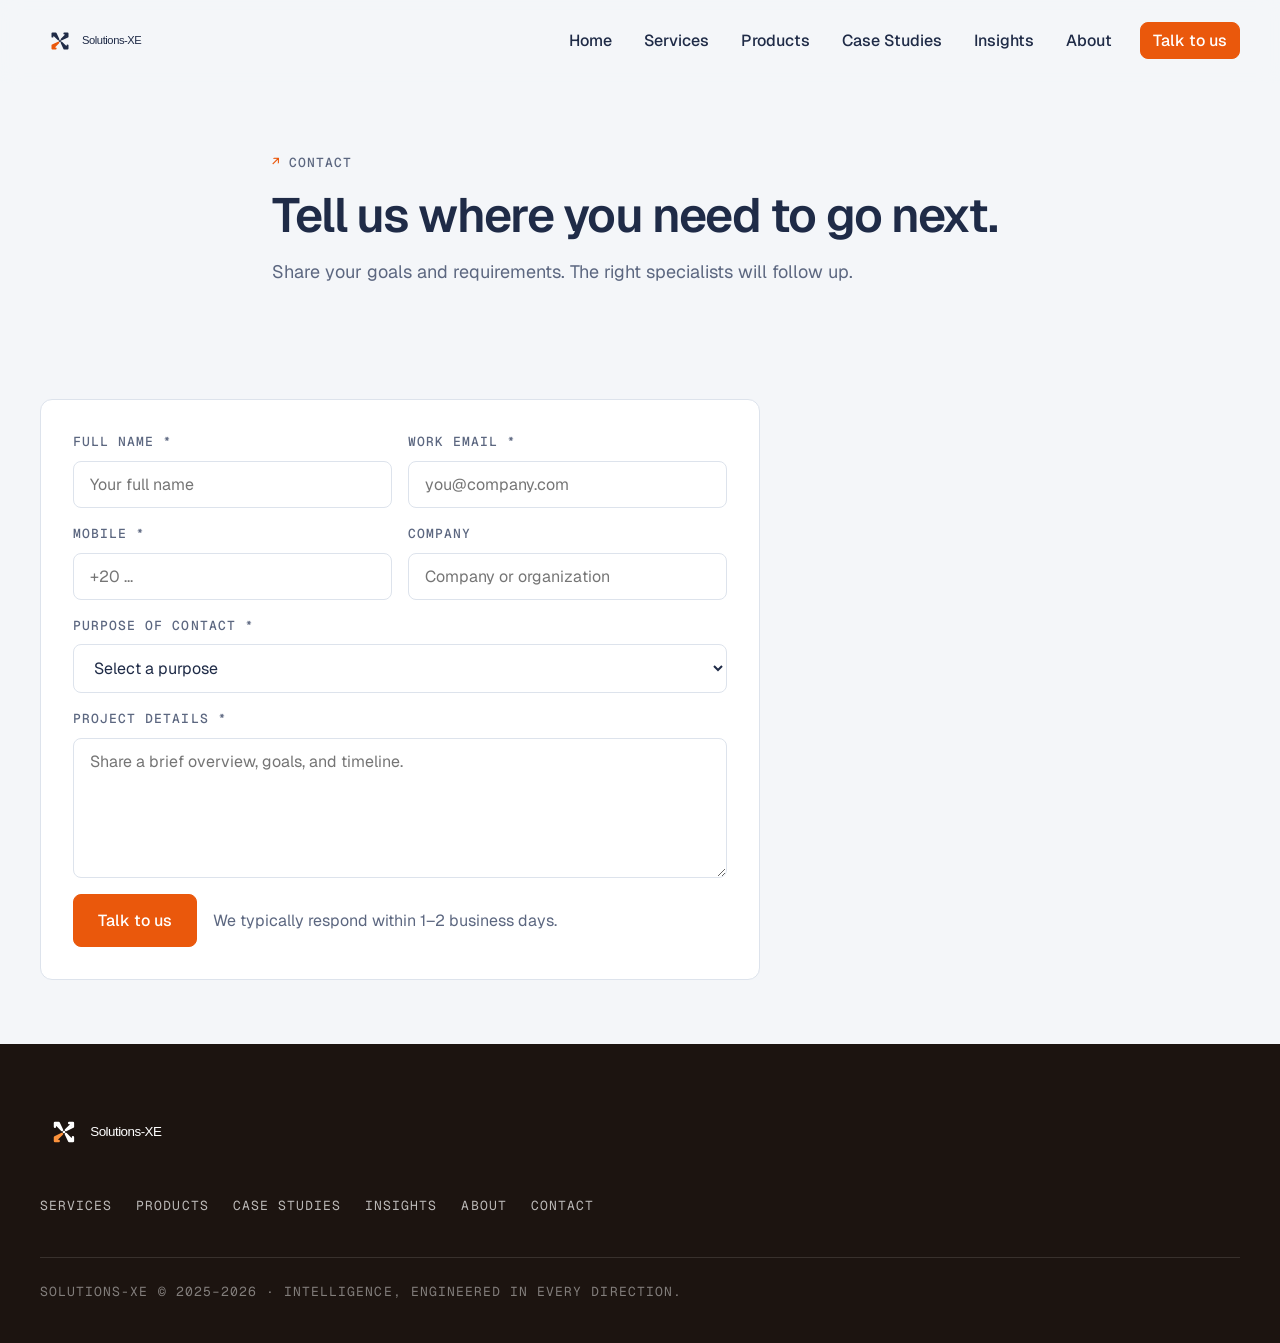
<file: contact.html>
<!DOCTYPE html>
<html lang="en">
<head>
  <meta charset="UTF-8" />
  <meta name="viewport" content="width=device-width, initial-scale=1.0" />
  <title>Solutions-XE | Contact</title>
  <link rel="preconnect" href="https://fonts.googleapis.com" />
  <link rel="preconnect" href="https://fonts.gstatic.com" crossorigin />
  <link href="https://fonts.googleapis.com/css2?family=Geist:wght@400;500;600&family=Geist+Mono:wght@400;500&display=swap" rel="stylesheet" />
  <link rel="stylesheet" href="assets/css/site.css?v=5" />
  <link rel="icon" href="assets/favicon.svg?v=2" type="image/svg+xml" />
  <link rel="icon" type="image/png" sizes="32x32" href="assets/favicon-32.png?v=2" />
  <link rel="apple-touch-icon" href="assets/apple-touch-icon.png?v=2" />
  <meta name="theme-color" content="#1f2b47" />
  <meta name="description" content="Contact Solutions-XE to discuss your next product, transformation program, or engagement model." />
  <meta property="og:type" content="website" />
  <meta property="og:title" content="Solutions-XE | Contact" />
  <meta property="og:description" content="Contact Solutions-XE to discuss your next product, transformation program, or engagement model." />
  <meta property="og:url" content="https://solutionsxe.org/contact.html" />
</head>
<body>
  <header class="site-header">
    <div class="wrap site-header__inner">
      <a class="brand-link" href="index.html" aria-label="Solutions-XE home">
        <img class="logo-lockup" src="assets/logo-lockup-nav.svg" alt="Solutions-XE" width="190" height="50" />
        <img class="logo-mark" src="assets/logo-mark.svg" alt="" width="32" height="32" />
      </a>
      <button class="menu-toggle" type="button" aria-label="Open menu" aria-expanded="false"><span></span></button>
      <nav class="nav" aria-label="primary">
        <button class="menu-close" type="button" aria-label="Close menu">×</button>
        <a href="index.html">Home</a>
        <a href="services.html">Services</a>
        <a href="products.html">Products</a>
        <a href="case-studies.html">Case Studies</a>
        <a href="insights.html">Insights</a>
        <a href="about.html">About</a>
        <a class="btn primary active" href="contact.html">Talk to us</a>
      </nav>
    </div>
  </header>

  <main>
    <section class="wrap hero hero--page">
      <p class="eyebrow"><span class="eyebrow__mark" aria-hidden="true">↗</span> Contact</p>
      <h1>Tell us where you need to go next.</h1>
      <p class="sub">Share your goals and requirements. The right specialists will follow up.</p>
    </section>

    <section class="section section--tight" aria-label="Contact form">
      <div class="wrap">
        <div class="contact-form">
          <form action="https://docs.google.com/forms/d/e/1FAIpQLSfn93nIQHtCclhoVbuBdkEZccNsT9Y_LOr59dBaSZQ6eU1nwQ/formResponse" method="post" target="hidden_iframe" dir="ltr" data-gform>
            <div class="form-row">
              <label>
                Full name *
                <input type="text" name="entry.1181356205" placeholder="Your full name" required />
              </label>
              <label>
                Work email *
                <input type="email" name="entry.851006266" placeholder="you@company.com" required />
              </label>
            </div>
            <div class="form-row">
              <label>
                Mobile *
                <input type="tel" name="entry.1638137832" placeholder="+20 ..." required />
              </label>
              <label>
                Company
                <input type="text" name="entry.601511198" placeholder="Company or organization" />
              </label>
            </div>
            <label>
              Purpose of contact *
              <select name="entry.1685710701" required>
                <option value="" disabled selected>Select a purpose</option>
                <option>New project inquiry</option>
                <option>Request a consultation</option>
                <option>Outsourcing / team augmentation</option>
                <option>Support or existing project</option>
                <option>Partnership or reseller</option>
                <option>Careers / hiring</option>
                <option>Media / press</option>
                <option>Other</option>
              </select>
            </label>
            <label>
              Project details *
              <textarea name="entry.304695852" placeholder="Share a brief overview, goals, and timeline." required></textarea>
            </label>
            <div class="form-actions">
              <button class="btn primary" type="submit" data-submit>Talk to us</button>
              <span class="form-note" data-note>We typically respond within 1–2 business days.</span>
            </div>
          </form>
          <iframe name="hidden_iframe" style="display:none;" title="form submission"></iframe>
        </div>
      </div>
    </section>
  </main>

  <footer class="site-footer">
    <div class="wrap site-footer__inner">
      <a href="index.html" aria-label="Solutions-XE home"><img class="footer-logo" src="assets/logo-lockup-footer.svg" alt="Solutions-XE" width="228" height="60" /></a>
      <nav class="footer-nav" aria-label="Footer">
        <a href="services.html">Services</a>
        <a href="products.html">Products</a>
        <a href="case-studies.html">Case Studies</a>
        <a href="insights.html">Insights</a>
        <a href="about.html">About</a>
        <a href="contact.html">Contact</a>
      </nav>
      <p class="footer-meta">Solutions-XE © 2025–2026 · Intelligence, engineered in every direction.</p>
    </div>
  </footer>

  <div class="toast" id="formToast" role="status" aria-live="polite">
    <b>Received.</b> We will contact you within 1–2 business days.
  </div>
  <script src="assets/js/site.js" defer></script>
</body>
</html>
</file>
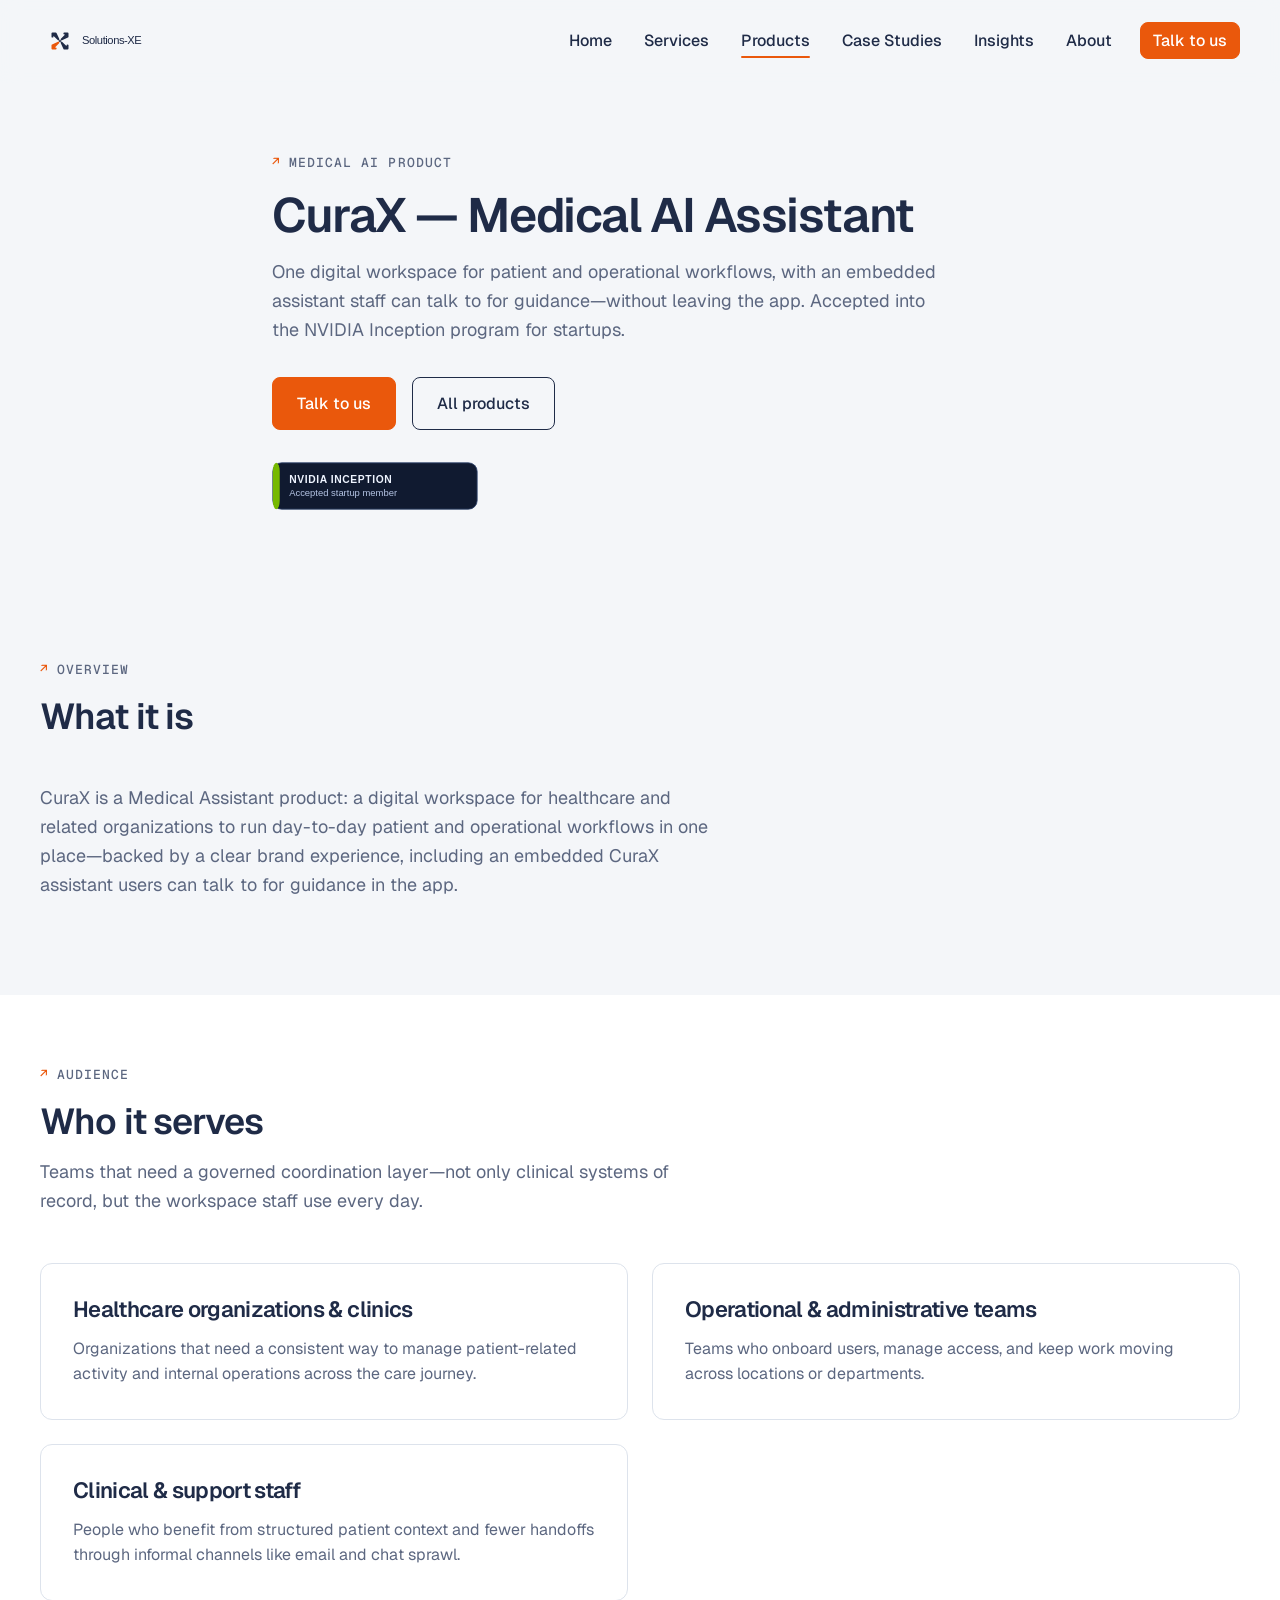
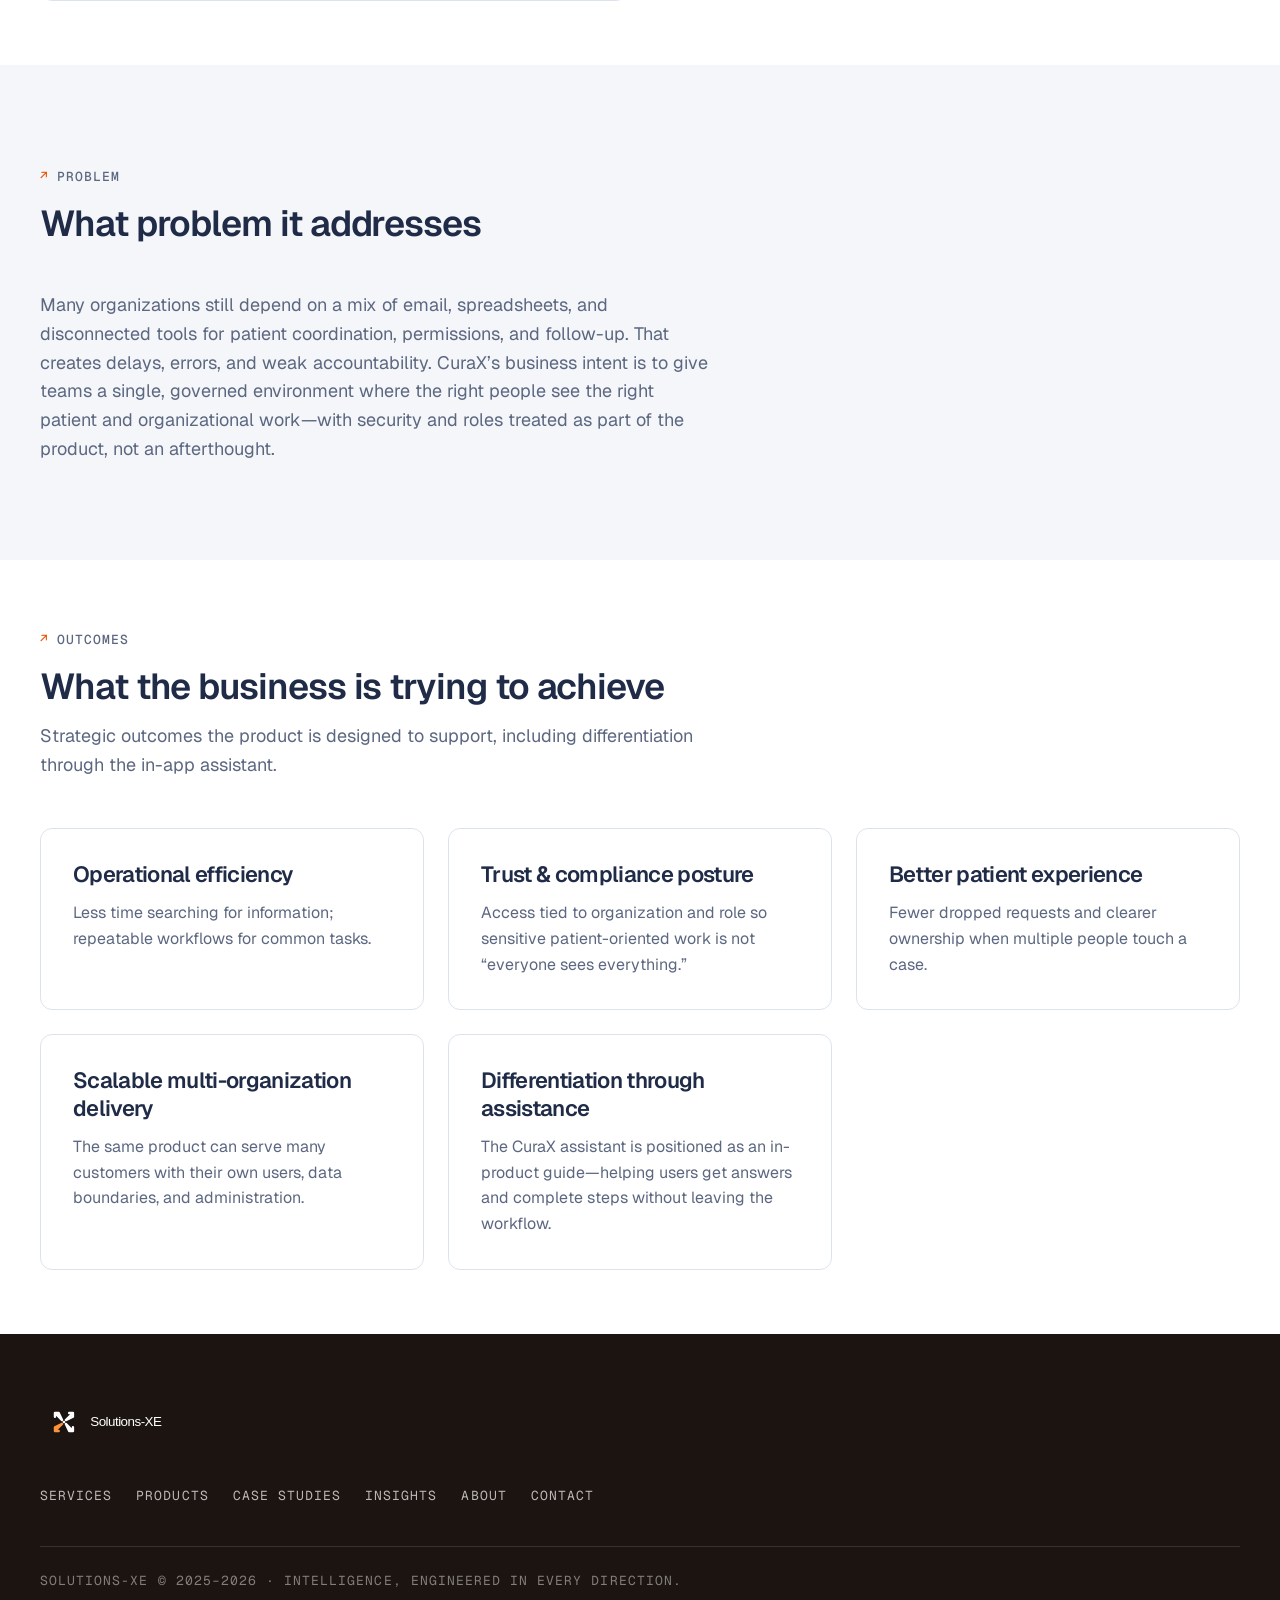
<file: curax.html>
<!DOCTYPE html>
<html lang="en">
<head>
  <meta charset="UTF-8" />
  <meta name="viewport" content="width=device-width, initial-scale=1.0" />
  <title>Solutions-XE | CuraX — Medical AI Assistant</title>
  <link rel="preconnect" href="https://fonts.googleapis.com" />
  <link rel="preconnect" href="https://fonts.gstatic.com" crossorigin />
  <link href="https://fonts.googleapis.com/css2?family=Geist:wght@400;500;600&family=Geist+Mono:wght@400;500&display=swap" rel="stylesheet" />
  <link rel="stylesheet" href="assets/css/site.css?v=5" />
  <link rel="icon" href="assets/favicon.svg?v=2" type="image/svg+xml" />
  <link rel="icon" type="image/png" sizes="32x32" href="assets/favicon-32.png?v=2" />
  <link rel="apple-touch-icon" href="assets/apple-touch-icon.png?v=2" />
  <meta name="theme-color" content="#1f2b47" />
  <meta name="description" content="CuraX — Medical AI Assistant and secure workspace for healthcare operations with an embedded assistant." />
  <meta property="og:type" content="website" />
  <meta property="og:title" content="Solutions-XE | CuraX Medical AI Assistant" />
  <meta property="og:description" content="CuraX — Medical AI Assistant and secure workspace for healthcare operations with an embedded assistant." />
  <meta property="og:url" content="https://solutionsxe.org/curax.html" />
</head>
<body>
  <header class="site-header">
    <div class="wrap site-header__inner">
      <a class="brand-link" href="index.html" aria-label="Solutions-XE home">
        <img class="logo-lockup" src="assets/logo-lockup-nav.svg" alt="Solutions-XE" width="190" height="50" />
        <img class="logo-mark" src="assets/logo-mark.svg" alt="" width="32" height="32" />
      </a>
      <button class="menu-toggle" type="button" aria-label="Open menu" aria-expanded="false"><span></span></button>
      <nav class="nav" aria-label="primary">
        <button class="menu-close" type="button" aria-label="Close menu">×</button>
        <a href="index.html">Home</a>
        <a href="services.html">Services</a>
        <a class="active" href="products.html">Products</a>
        <a href="case-studies.html">Case Studies</a>
        <a href="insights.html">Insights</a>
        <a href="about.html">About</a>
        <a class="btn primary" href="contact.html">Talk to us</a>
      </nav>
    </div>
  </header>

  <main>
    <section class="wrap hero hero--page">
      <p class="eyebrow"><span class="eyebrow__mark" aria-hidden="true">↗</span> Medical AI product</p>
      <h1>CuraX — Medical AI Assistant</h1>
      <p class="sub">One digital workspace for patient and operational workflows, with an embedded assistant staff can talk to for guidance—without leaving the app. Accepted into the NVIDIA Inception program for startups.</p>
      <div class="actions">
        <a class="btn primary" href="contact.html">Talk to us</a>
        <a class="btn secondary" href="products.html">All products</a>
      </div>
      <div class="program-badge" style="margin-top: 32px;">
        <img src="assets/nvidia-inception-badge.svg" alt="NVIDIA Inception program accepted startup member badge" loading="lazy" />
      </div>
    </section>

    <section class="section" aria-label="What it is">
      <div class="wrap">
        <div class="section-head">
          <p class="eyebrow"><span class="eyebrow__mark" aria-hidden="true">↗</span> Overview</p>
          <h2>What it is</h2>
        </div>
        <div class="prose">
          <p>CuraX is a Medical Assistant product: a digital workspace for healthcare and related organizations to run day-to-day patient and operational workflows in one place—backed by a clear brand experience, including an embedded CuraX assistant users can talk to for guidance in the app.</p>
        </div>
      </div>
    </section>

    <section class="section section--tight" style="background: var(--white);" aria-label="Who it serves">
      <div class="wrap">
        <div class="section-head">
          <p class="eyebrow"><span class="eyebrow__mark" aria-hidden="true">↗</span> Audience</p>
          <h2>Who it serves</h2>
          <p class="section-sub">Teams that need a governed coordination layer—not only clinical systems of record, but the workspace staff use every day.</p>
        </div>
        <div class="grid-2">
          <article class="card"><h3>Healthcare organizations &amp; clinics</h3><p>Organizations that need a consistent way to manage patient-related activity and internal operations across the care journey.</p></article>
          <article class="card"><h3>Operational &amp; administrative teams</h3><p>Teams who onboard users, manage access, and keep work moving across locations or departments.</p></article>
          <article class="card"><h3>Clinical &amp; support staff</h3><p>People who benefit from structured patient context and fewer handoffs through informal channels like email and chat sprawl.</p></article>
        </div>
      </div>
    </section>

    <section class="section" aria-label="Problem">
      <div class="wrap">
        <div class="section-head">
          <p class="eyebrow"><span class="eyebrow__mark" aria-hidden="true">↗</span> Problem</p>
          <h2>What problem it addresses</h2>
        </div>
        <div class="prose">
          <p>Many organizations still depend on a mix of email, spreadsheets, and disconnected tools for patient coordination, permissions, and follow-up. That creates delays, errors, and weak accountability. CuraX’s business intent is to give teams a single, governed environment where the right people see the right patient and organizational work—with security and roles treated as part of the product, not an afterthought.</p>
        </div>
      </div>
    </section>

    <section class="section section--tight" style="background: var(--white);" aria-label="Business outcomes">
      <div class="wrap">
        <div class="section-head">
          <p class="eyebrow"><span class="eyebrow__mark" aria-hidden="true">↗</span> Outcomes</p>
          <h2>What the business is trying to achieve</h2>
          <p class="section-sub">Strategic outcomes the product is designed to support, including differentiation through the in-app assistant.</p>
        </div>
        <div class="grid-3">
          <article class="card"><h3>Operational efficiency</h3><p>Less time searching for information; repeatable workflows for common tasks.</p></article>
          <article class="card"><h3>Trust &amp; compliance posture</h3><p>Access tied to organization and role so sensitive patient-oriented work is not “everyone sees everything.”</p></article>
          <article class="card"><h3>Better patient experience</h3><p>Fewer dropped requests and clearer ownership when multiple people touch a case.</p></article>
          <article class="card"><h3>Scalable multi-organization delivery</h3><p>The same product can serve many customers with their own users, data boundaries, and administration.</p></article>
          <article class="card"><h3>Differentiation through assistance</h3><p>The CuraX assistant is positioned as an in-product guide—helping users get answers and complete steps without leaving the workflow.</p></article>
        </div>
      </div>
    </section>
  </main>

  <footer class="site-footer">
    <div class="wrap site-footer__inner">
      <a href="index.html" aria-label="Solutions-XE home"><img class="footer-logo" src="assets/logo-lockup-footer.svg" alt="Solutions-XE" width="228" height="60" /></a>
      <nav class="footer-nav" aria-label="Footer">
        <a href="services.html">Services</a>
        <a href="products.html">Products</a>
        <a href="case-studies.html">Case Studies</a>
        <a href="insights.html">Insights</a>
        <a href="about.html">About</a>
        <a href="contact.html">Contact</a>
      </nav>
      <p class="footer-meta">Solutions-XE © 2025–2026 · Intelligence, engineered in every direction.</p>
    </div>
  </footer>
  <script src="assets/js/site.js" defer></script>
</body>
</html>
</file>
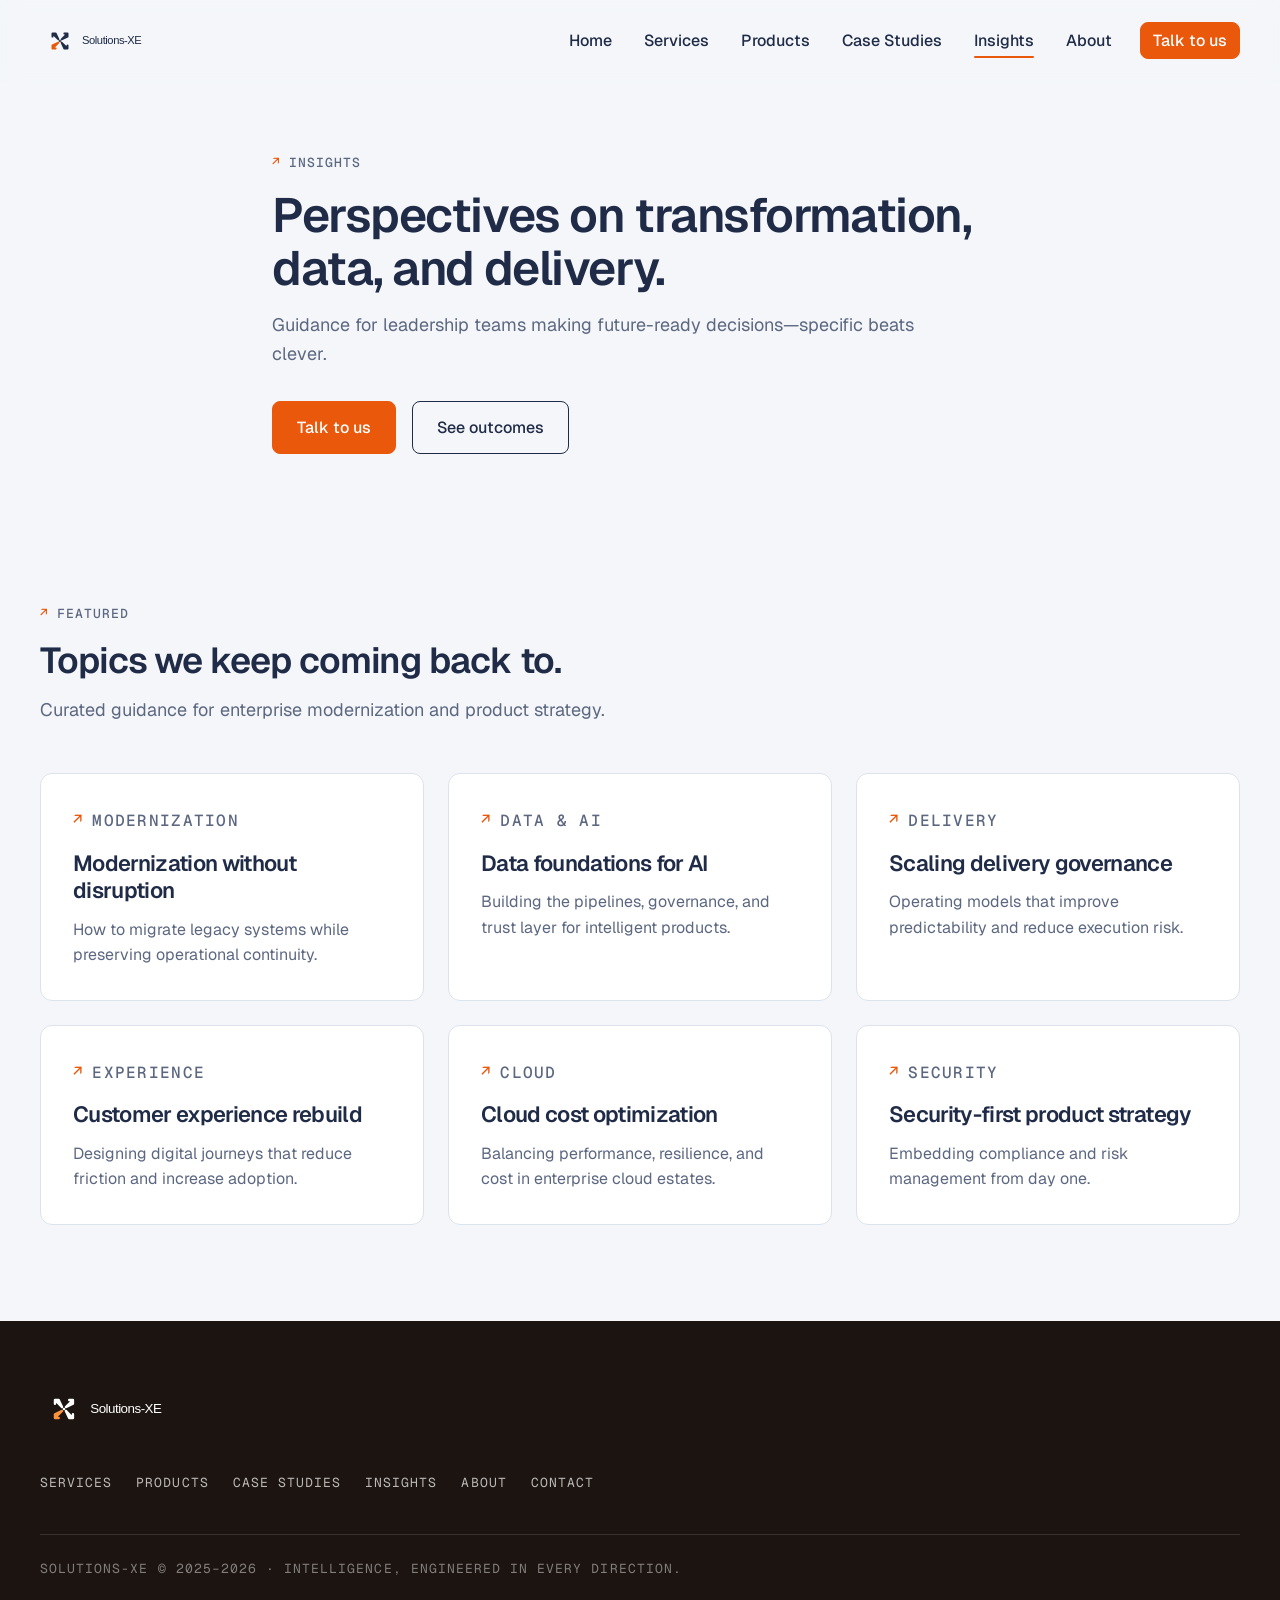
<file: insights.html>
<!DOCTYPE html>
<html lang="en">
<head>
  <meta charset="UTF-8" />
  <meta name="viewport" content="width=device-width, initial-scale=1.0" />
  <title>Solutions-XE | Insights</title>
  <link rel="preconnect" href="https://fonts.googleapis.com" />
  <link rel="preconnect" href="https://fonts.gstatic.com" crossorigin />
  <link href="https://fonts.googleapis.com/css2?family=Geist:wght@400;500;600&family=Geist+Mono:wght@400;500&display=swap" rel="stylesheet" />
  <link rel="stylesheet" href="assets/css/site.css?v=5" />
  <link rel="icon" href="assets/favicon.svg?v=2" type="image/svg+xml" />
  <link rel="icon" type="image/png" sizes="32x32" href="assets/favicon-32.png?v=2" />
  <link rel="apple-touch-icon" href="assets/apple-touch-icon.png?v=2" />
  <meta name="theme-color" content="#1f2b47" />
  <meta name="description" content="Insights on enterprise modernization, AI-ready products, and delivery governance at scale." />
  <meta property="og:type" content="website" />
  <meta property="og:title" content="Solutions-XE | Insights" />
  <meta property="og:description" content="Insights on enterprise modernization, AI-ready products, and delivery governance at scale." />
  <meta property="og:url" content="https://solutionsxe.org/insights.html" />
</head>
<body>
  <header class="site-header">
    <div class="wrap site-header__inner">
      <a class="brand-link" href="index.html" aria-label="Solutions-XE home">
        <img class="logo-lockup" src="assets/logo-lockup-nav.svg" alt="Solutions-XE" width="190" height="50" />
        <img class="logo-mark" src="assets/logo-mark.svg" alt="" width="32" height="32" />
      </a>
      <button class="menu-toggle" type="button" aria-label="Open menu" aria-expanded="false"><span></span></button>
      <nav class="nav" aria-label="primary">
        <button class="menu-close" type="button" aria-label="Close menu">×</button>
        <a href="index.html">Home</a>
        <a href="services.html">Services</a>
        <a href="products.html">Products</a>
        <a href="case-studies.html">Case Studies</a>
        <a class="active" href="insights.html">Insights</a>
        <a href="about.html">About</a>
        <a class="btn primary" href="contact.html">Talk to us</a>
      </nav>
    </div>
  </header>

  <main>
    <section class="wrap hero hero--page">
      <p class="eyebrow"><span class="eyebrow__mark" aria-hidden="true">↗</span> Insights</p>
      <h1>Perspectives on transformation, data, and delivery.</h1>
      <p class="sub">Guidance for leadership teams making future-ready decisions—specific beats clever.</p>
      <div class="actions">
        <a class="btn primary" href="contact.html">Talk to us</a>
        <a class="btn secondary" href="case-studies.html">See outcomes</a>
      </div>
    </section>

    <section class="section" aria-label="Featured insights">
      <div class="wrap">
        <div class="section-head">
          <p class="eyebrow"><span class="eyebrow__mark" aria-hidden="true">↗</span> Featured</p>
          <h2>Topics we keep coming back to.</h2>
          <p class="section-sub">Curated guidance for enterprise modernization and product strategy.</p>
        </div>
        <div class="grid-3">
          <article class="card">
            <p class="eyebrow"><span class="eyebrow__mark" aria-hidden="true">↗</span> Modernization</p>
            <h3>Modernization without disruption</h3>
            <p>How to migrate legacy systems while preserving operational continuity.</p>
          </article>
          <article class="card">
            <p class="eyebrow"><span class="eyebrow__mark" aria-hidden="true">↗</span> Data &amp; AI</p>
            <h3>Data foundations for AI</h3>
            <p>Building the pipelines, governance, and trust layer for intelligent products.</p>
          </article>
          <article class="card">
            <p class="eyebrow"><span class="eyebrow__mark" aria-hidden="true">↗</span> Delivery</p>
            <h3>Scaling delivery governance</h3>
            <p>Operating models that improve predictability and reduce execution risk.</p>
          </article>
          <article class="card">
            <p class="eyebrow"><span class="eyebrow__mark" aria-hidden="true">↗</span> Experience</p>
            <h3>Customer experience rebuild</h3>
            <p>Designing digital journeys that reduce friction and increase adoption.</p>
          </article>
          <article class="card">
            <p class="eyebrow"><span class="eyebrow__mark" aria-hidden="true">↗</span> Cloud</p>
            <h3>Cloud cost optimization</h3>
            <p>Balancing performance, resilience, and cost in enterprise cloud estates.</p>
          </article>
          <article class="card">
            <p class="eyebrow"><span class="eyebrow__mark" aria-hidden="true">↗</span> Security</p>
            <h3>Security-first product strategy</h3>
            <p>Embedding compliance and risk management from day one.</p>
          </article>
        </div>
      </div>
    </section>
  </main>

  <footer class="site-footer">
    <div class="wrap site-footer__inner">
      <a href="index.html" aria-label="Solutions-XE home"><img class="footer-logo" src="assets/logo-lockup-footer.svg" alt="Solutions-XE" width="228" height="60" /></a>
      <nav class="footer-nav" aria-label="Footer">
        <a href="services.html">Services</a>
        <a href="products.html">Products</a>
        <a href="case-studies.html">Case Studies</a>
        <a href="insights.html">Insights</a>
        <a href="about.html">About</a>
        <a href="contact.html">Contact</a>
      </nav>
      <p class="footer-meta">Solutions-XE © 2025–2026 · Intelligence, engineered in every direction.</p>
    </div>
  </footer>
  <script src="assets/js/site.js" defer></script>
</body>
</html>
</file>
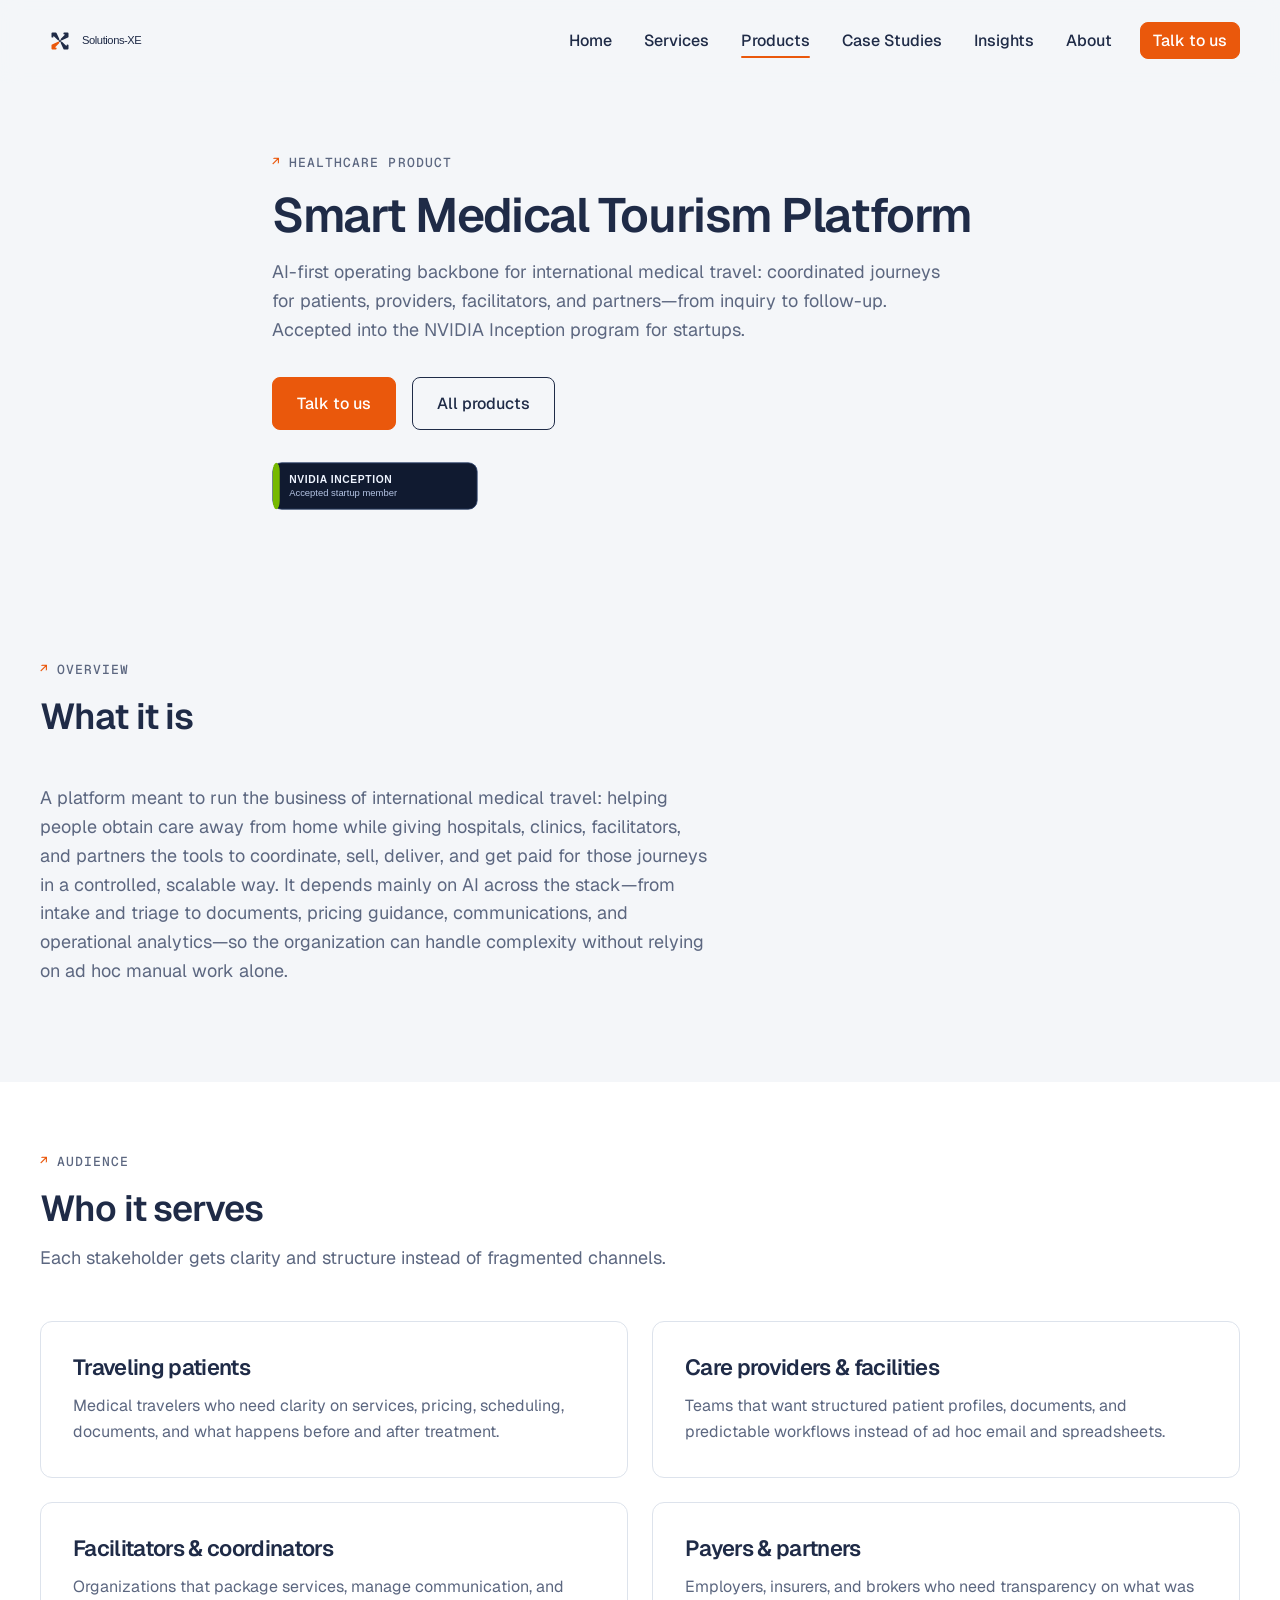
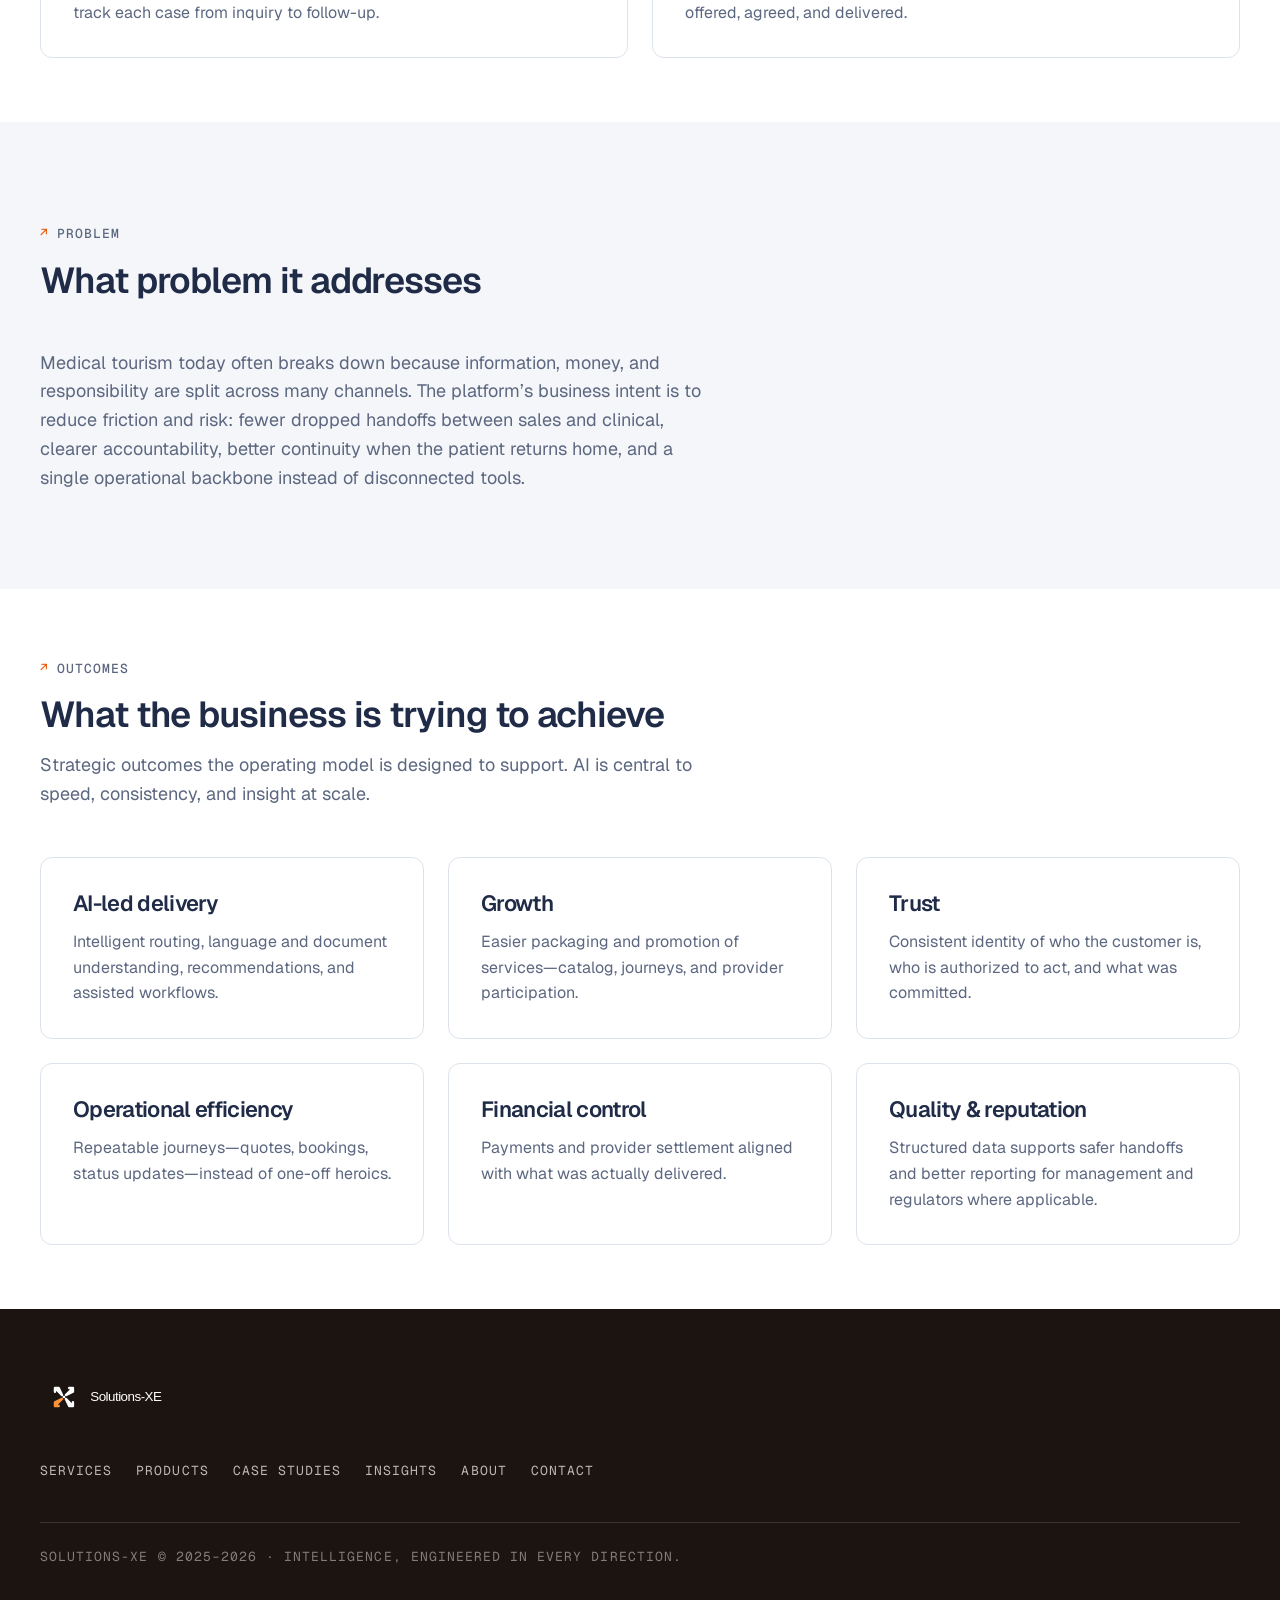
<file: medical-tourism-platform.html>
<!DOCTYPE html>
<html lang="en">
<head>
  <meta charset="UTF-8" />
  <meta name="viewport" content="width=device-width, initial-scale=1.0" />
  <title>Solutions-XE | Smart Medical Tourism Platform</title>
  <link rel="preconnect" href="https://fonts.googleapis.com" />
  <link rel="preconnect" href="https://fonts.gstatic.com" crossorigin />
  <link href="https://fonts.googleapis.com/css2?family=Geist:wght@400;500;600&family=Geist+Mono:wght@400;500&display=swap" rel="stylesheet" />
  <link rel="stylesheet" href="assets/css/site.css?v=5" />
  <link rel="icon" href="assets/favicon.svg?v=2" type="image/svg+xml" />
  <link rel="icon" type="image/png" sizes="32x32" href="assets/favicon-32.png?v=2" />
  <link rel="apple-touch-icon" href="assets/apple-touch-icon.png?v=2" />
  <meta name="theme-color" content="#1f2b47" />
  <meta name="description" content="Smart Medical Tourism Platform — AI-first operating backbone for international medical travel and care journeys." />
  <meta property="og:type" content="website" />
  <meta property="og:title" content="Solutions-XE | Smart Medical Tourism Platform" />
  <meta property="og:description" content="Smart Medical Tourism Platform — AI-first operating backbone for international medical travel and care journeys." />
  <meta property="og:url" content="https://solutionsxe.org/medical-tourism-platform.html" />
</head>
<body>
  <header class="site-header">
    <div class="wrap site-header__inner">
      <a class="brand-link" href="index.html" aria-label="Solutions-XE home">
        <img class="logo-lockup" src="assets/logo-lockup-nav.svg" alt="Solutions-XE" width="190" height="50" />
        <img class="logo-mark" src="assets/logo-mark.svg" alt="" width="32" height="32" />
      </a>
      <button class="menu-toggle" type="button" aria-label="Open menu" aria-expanded="false"><span></span></button>
      <nav class="nav" aria-label="primary">
        <button class="menu-close" type="button" aria-label="Close menu">×</button>
        <a href="index.html">Home</a>
        <a href="services.html">Services</a>
        <a class="active" href="products.html">Products</a>
        <a href="case-studies.html">Case Studies</a>
        <a href="insights.html">Insights</a>
        <a href="about.html">About</a>
        <a class="btn primary" href="contact.html">Talk to us</a>
      </nav>
    </div>
  </header>

  <main>
    <section class="wrap hero hero--page">
      <p class="eyebrow"><span class="eyebrow__mark" aria-hidden="true">↗</span> Healthcare product</p>
      <h1>Smart Medical Tourism Platform</h1>
      <p class="sub">AI-first operating backbone for international medical travel: coordinated journeys for patients, providers, facilitators, and partners—from inquiry to follow-up. Accepted into the NVIDIA Inception program for startups.</p>
      <div class="actions">
        <a class="btn primary" href="contact.html">Talk to us</a>
        <a class="btn secondary" href="products.html">All products</a>
      </div>
      <div class="program-badge" style="margin-top: 32px;">
        <img src="assets/nvidia-inception-badge.svg" alt="NVIDIA Inception program accepted startup member badge" loading="lazy" />
      </div>
    </section>

    <section class="section" aria-label="What it is">
      <div class="wrap">
        <div class="section-head">
          <p class="eyebrow"><span class="eyebrow__mark" aria-hidden="true">↗</span> Overview</p>
          <h2>What it is</h2>
        </div>
        <div class="prose">
          <p>A platform meant to run the business of international medical travel: helping people obtain care away from home while giving hospitals, clinics, facilitators, and partners the tools to coordinate, sell, deliver, and get paid for those journeys in a controlled, scalable way. It depends mainly on AI across the stack—from intake and triage to documents, pricing guidance, communications, and operational analytics—so the organization can handle complexity without relying on ad hoc manual work alone.</p>
        </div>
      </div>
    </section>

    <section class="section section--tight" style="background: var(--white);" aria-label="Who it serves">
      <div class="wrap">
        <div class="section-head">
          <p class="eyebrow"><span class="eyebrow__mark" aria-hidden="true">↗</span> Audience</p>
          <h2>Who it serves</h2>
          <p class="section-sub">Each stakeholder gets clarity and structure instead of fragmented channels.</p>
        </div>
        <div class="grid-2">
          <article class="card"><h3>Traveling patients</h3><p>Medical travelers who need clarity on services, pricing, scheduling, documents, and what happens before and after treatment.</p></article>
          <article class="card"><h3>Care providers &amp; facilities</h3><p>Teams that want structured patient profiles, documents, and predictable workflows instead of ad hoc email and spreadsheets.</p></article>
          <article class="card"><h3>Facilitators &amp; coordinators</h3><p>Organizations that package services, manage communication, and track each case from inquiry to follow-up.</p></article>
          <article class="card"><h3>Payers &amp; partners</h3><p>Employers, insurers, and brokers who need transparency on what was offered, agreed, and delivered.</p></article>
        </div>
      </div>
    </section>

    <section class="section" aria-label="Problem">
      <div class="wrap">
        <div class="section-head">
          <p class="eyebrow"><span class="eyebrow__mark" aria-hidden="true">↗</span> Problem</p>
          <h2>What problem it addresses</h2>
        </div>
        <div class="prose">
          <p>Medical tourism today often breaks down because information, money, and responsibility are split across many channels. The platform’s business intent is to reduce friction and risk: fewer dropped handoffs between sales and clinical, clearer accountability, better continuity when the patient returns home, and a single operational backbone instead of disconnected tools.</p>
        </div>
      </div>
    </section>

    <section class="section section--tight" style="background: var(--white);" aria-label="Business outcomes">
      <div class="wrap">
        <div class="section-head">
          <p class="eyebrow"><span class="eyebrow__mark" aria-hidden="true">↗</span> Outcomes</p>
          <h2>What the business is trying to achieve</h2>
          <p class="section-sub">Strategic outcomes the operating model is designed to support. AI is central to speed, consistency, and insight at scale.</p>
        </div>
        <div class="grid-3">
          <article class="card"><h3>AI-led delivery</h3><p>Intelligent routing, language and document understanding, recommendations, and assisted workflows.</p></article>
          <article class="card"><h3>Growth</h3><p>Easier packaging and promotion of services—catalog, journeys, and provider participation.</p></article>
          <article class="card"><h3>Trust</h3><p>Consistent identity of who the customer is, who is authorized to act, and what was committed.</p></article>
          <article class="card"><h3>Operational efficiency</h3><p>Repeatable journeys—quotes, bookings, status updates—instead of one-off heroics.</p></article>
          <article class="card"><h3>Financial control</h3><p>Payments and provider settlement aligned with what was actually delivered.</p></article>
          <article class="card"><h3>Quality &amp; reputation</h3><p>Structured data supports safer handoffs and better reporting for management and regulators where applicable.</p></article>
        </div>
      </div>
    </section>
  </main>

  <footer class="site-footer">
    <div class="wrap site-footer__inner">
      <a href="index.html" aria-label="Solutions-XE home"><img class="footer-logo" src="assets/logo-lockup-footer.svg" alt="Solutions-XE" width="228" height="60" /></a>
      <nav class="footer-nav" aria-label="Footer">
        <a href="services.html">Services</a>
        <a href="products.html">Products</a>
        <a href="case-studies.html">Case Studies</a>
        <a href="insights.html">Insights</a>
        <a href="about.html">About</a>
        <a href="contact.html">Contact</a>
      </nav>
      <p class="footer-meta">Solutions-XE © 2025–2026 · Intelligence, engineered in every direction.</p>
    </div>
  </footer>
  <script src="assets/js/site.js" defer></script>
</body>
</html>
</file>
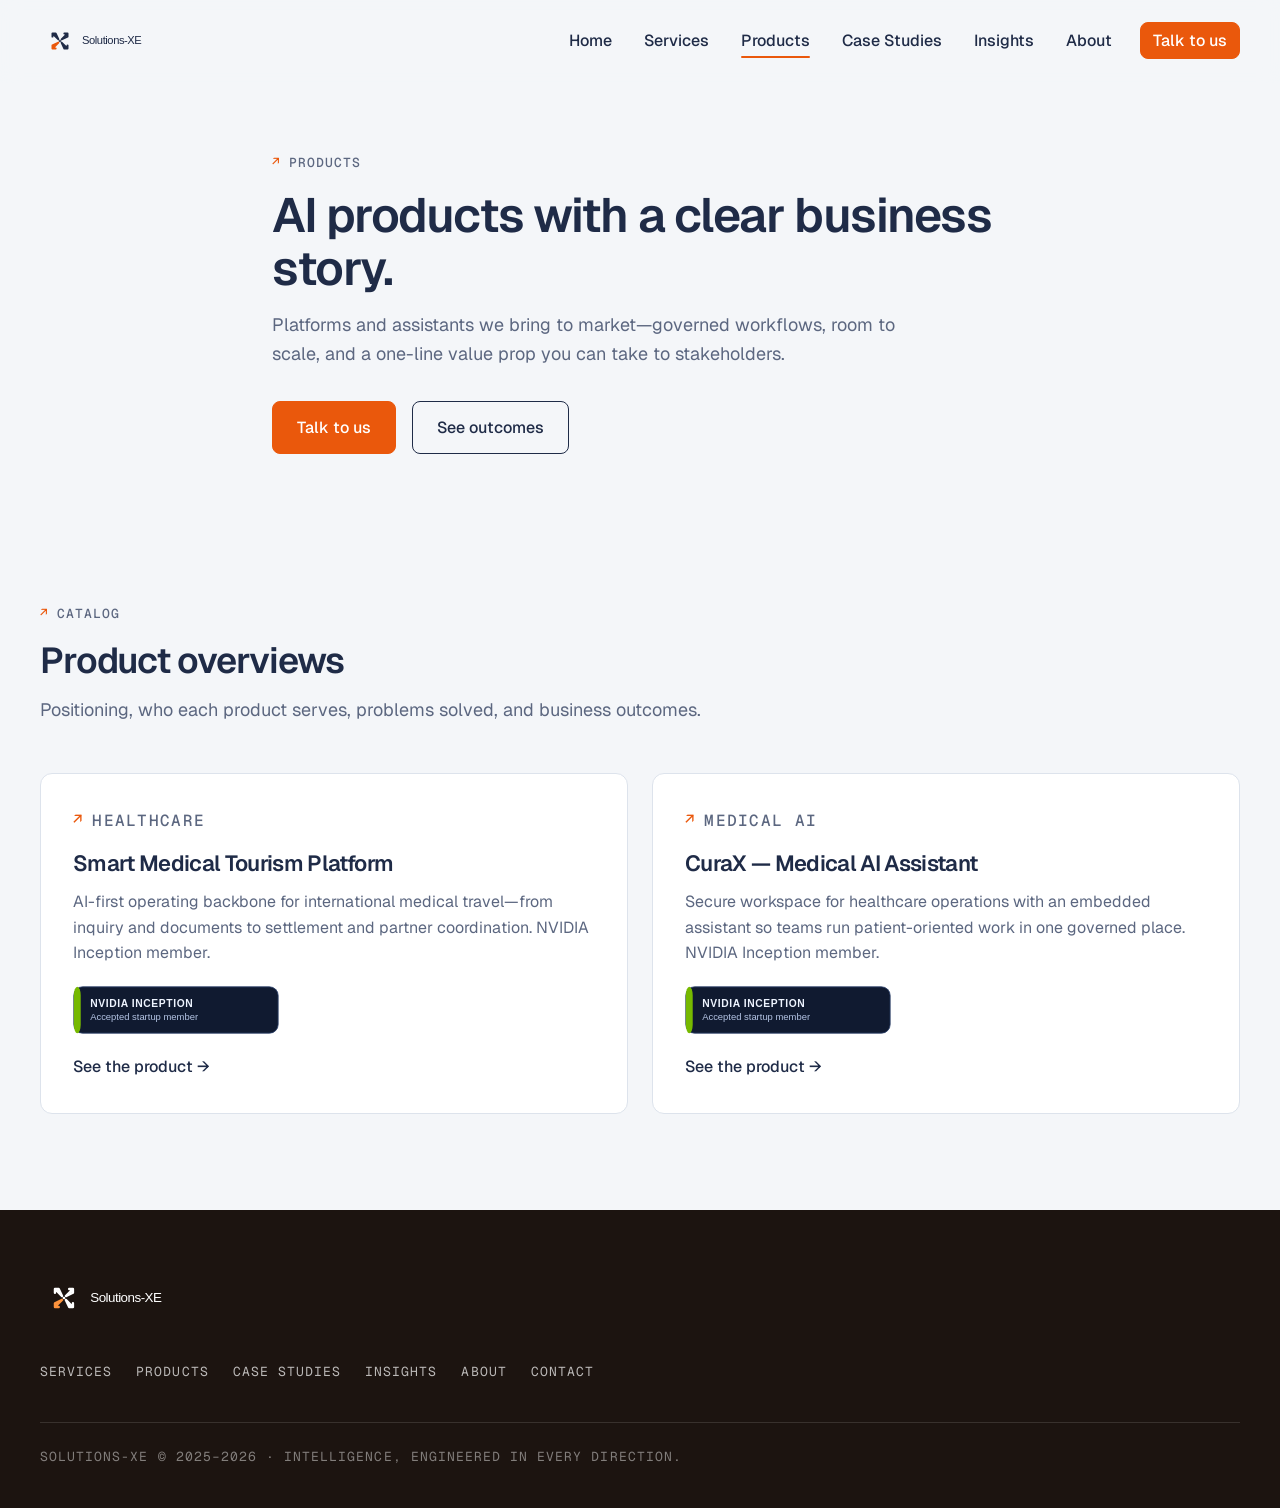
<file: products.html>
<!DOCTYPE html>
<html lang="en">
<head>
  <meta charset="UTF-8" />
  <meta name="viewport" content="width=device-width, initial-scale=1.0" />
  <title>Solutions-XE | Products</title>
  <link rel="preconnect" href="https://fonts.googleapis.com" />
  <link rel="preconnect" href="https://fonts.gstatic.com" crossorigin />
  <link href="https://fonts.googleapis.com/css2?family=Geist:wght@400;500;600&family=Geist+Mono:wght@400;500&display=swap" rel="stylesheet" />
  <link rel="stylesheet" href="assets/css/site.css?v=5" />
  <link rel="icon" href="assets/favicon.svg?v=2" type="image/svg+xml" />
  <link rel="icon" type="image/png" sizes="32x32" href="assets/favicon-32.png?v=2" />
  <link rel="apple-touch-icon" href="assets/apple-touch-icon.png?v=2" />
  <meta name="theme-color" content="#1f2b47" />
  <meta name="description" content="Explore Solutions-XE products: CuraX Medical AI Assistant and the Smart Medical Tourism Platform." />
  <meta property="og:type" content="website" />
  <meta property="og:title" content="Solutions-XE | Products" />
  <meta property="og:description" content="Explore Solutions-XE products: CuraX Medical AI Assistant and the Smart Medical Tourism Platform." />
  <meta property="og:url" content="https://solutionsxe.org/products.html" />
</head>
<body>
  <header class="site-header">
    <div class="wrap site-header__inner">
      <a class="brand-link" href="index.html" aria-label="Solutions-XE home">
        <img class="logo-lockup" src="assets/logo-lockup-nav.svg" alt="Solutions-XE" width="190" height="50" />
        <img class="logo-mark" src="assets/logo-mark.svg" alt="" width="32" height="32" />
      </a>
      <button class="menu-toggle" type="button" aria-label="Open menu" aria-expanded="false"><span></span></button>
      <nav class="nav" aria-label="primary">
        <button class="menu-close" type="button" aria-label="Close menu">×</button>
        <a href="index.html">Home</a>
        <a href="services.html">Services</a>
        <a class="active" href="products.html">Products</a>
        <a href="case-studies.html">Case Studies</a>
        <a href="insights.html">Insights</a>
        <a href="about.html">About</a>
        <a class="btn primary" href="contact.html">Talk to us</a>
      </nav>
    </div>
  </header>

  <main>
    <section class="wrap hero hero--page">
      <p class="eyebrow"><span class="eyebrow__mark" aria-hidden="true">↗</span> Products</p>
      <h1>AI products with a clear business story.</h1>
      <p class="sub">Platforms and assistants we bring to market—governed workflows, room to scale, and a one-line value prop you can take to stakeholders.</p>
      <div class="actions">
        <a class="btn primary" href="contact.html">Talk to us</a>
        <a class="btn secondary" href="case-studies.html">See outcomes</a>
      </div>
    </section>

    <section class="section" aria-label="Product catalog">
      <div class="wrap">
        <div class="section-head">
          <p class="eyebrow"><span class="eyebrow__mark" aria-hidden="true">↗</span> Catalog</p>
          <h2>Product overviews</h2>
          <p class="section-sub">Positioning, who each product serves, problems solved, and business outcomes.</p>
        </div>
        <div class="grid-2">
          <a class="card" href="medical-tourism-platform.html">
            <p class="eyebrow"><span class="eyebrow__mark" aria-hidden="true">↗</span> Healthcare</p>
            <h3>Smart Medical Tourism Platform</h3>
            <p>AI-first operating backbone for international medical travel—from inquiry and documents to settlement and partner coordination. NVIDIA Inception member.</p>
            <span class="program-badge"><img src="assets/nvidia-inception-badge.svg" alt="NVIDIA Inception program accepted startup member badge" loading="lazy" /></span>
            <span class="link-hint">See the product →</span>
          </a>
          <a class="card" href="curax.html">
            <p class="eyebrow"><span class="eyebrow__mark" aria-hidden="true">↗</span> Medical AI</p>
            <h3>CuraX — Medical AI Assistant</h3>
            <p>Secure workspace for healthcare operations with an embedded assistant so teams run patient-oriented work in one governed place. NVIDIA Inception member.</p>
            <span class="program-badge"><img src="assets/nvidia-inception-badge.svg" alt="NVIDIA Inception program accepted startup member badge" loading="lazy" /></span>
            <span class="link-hint">See the product →</span>
          </a>
        </div>
      </div>
    </section>
  </main>

  <footer class="site-footer">
    <div class="wrap site-footer__inner">
      <a href="index.html" aria-label="Solutions-XE home"><img class="footer-logo" src="assets/logo-lockup-footer.svg" alt="Solutions-XE" width="228" height="60" /></a>
      <nav class="footer-nav" aria-label="Footer">
        <a href="services.html">Services</a>
        <a href="products.html">Products</a>
        <a href="case-studies.html">Case Studies</a>
        <a href="insights.html">Insights</a>
        <a href="about.html">About</a>
        <a href="contact.html">Contact</a>
      </nav>
      <p class="footer-meta">Solutions-XE © 2025–2026 · Intelligence, engineered in every direction.</p>
    </div>
  </footer>
  <script src="assets/js/site.js" defer></script>
</body>
</html>
</file>
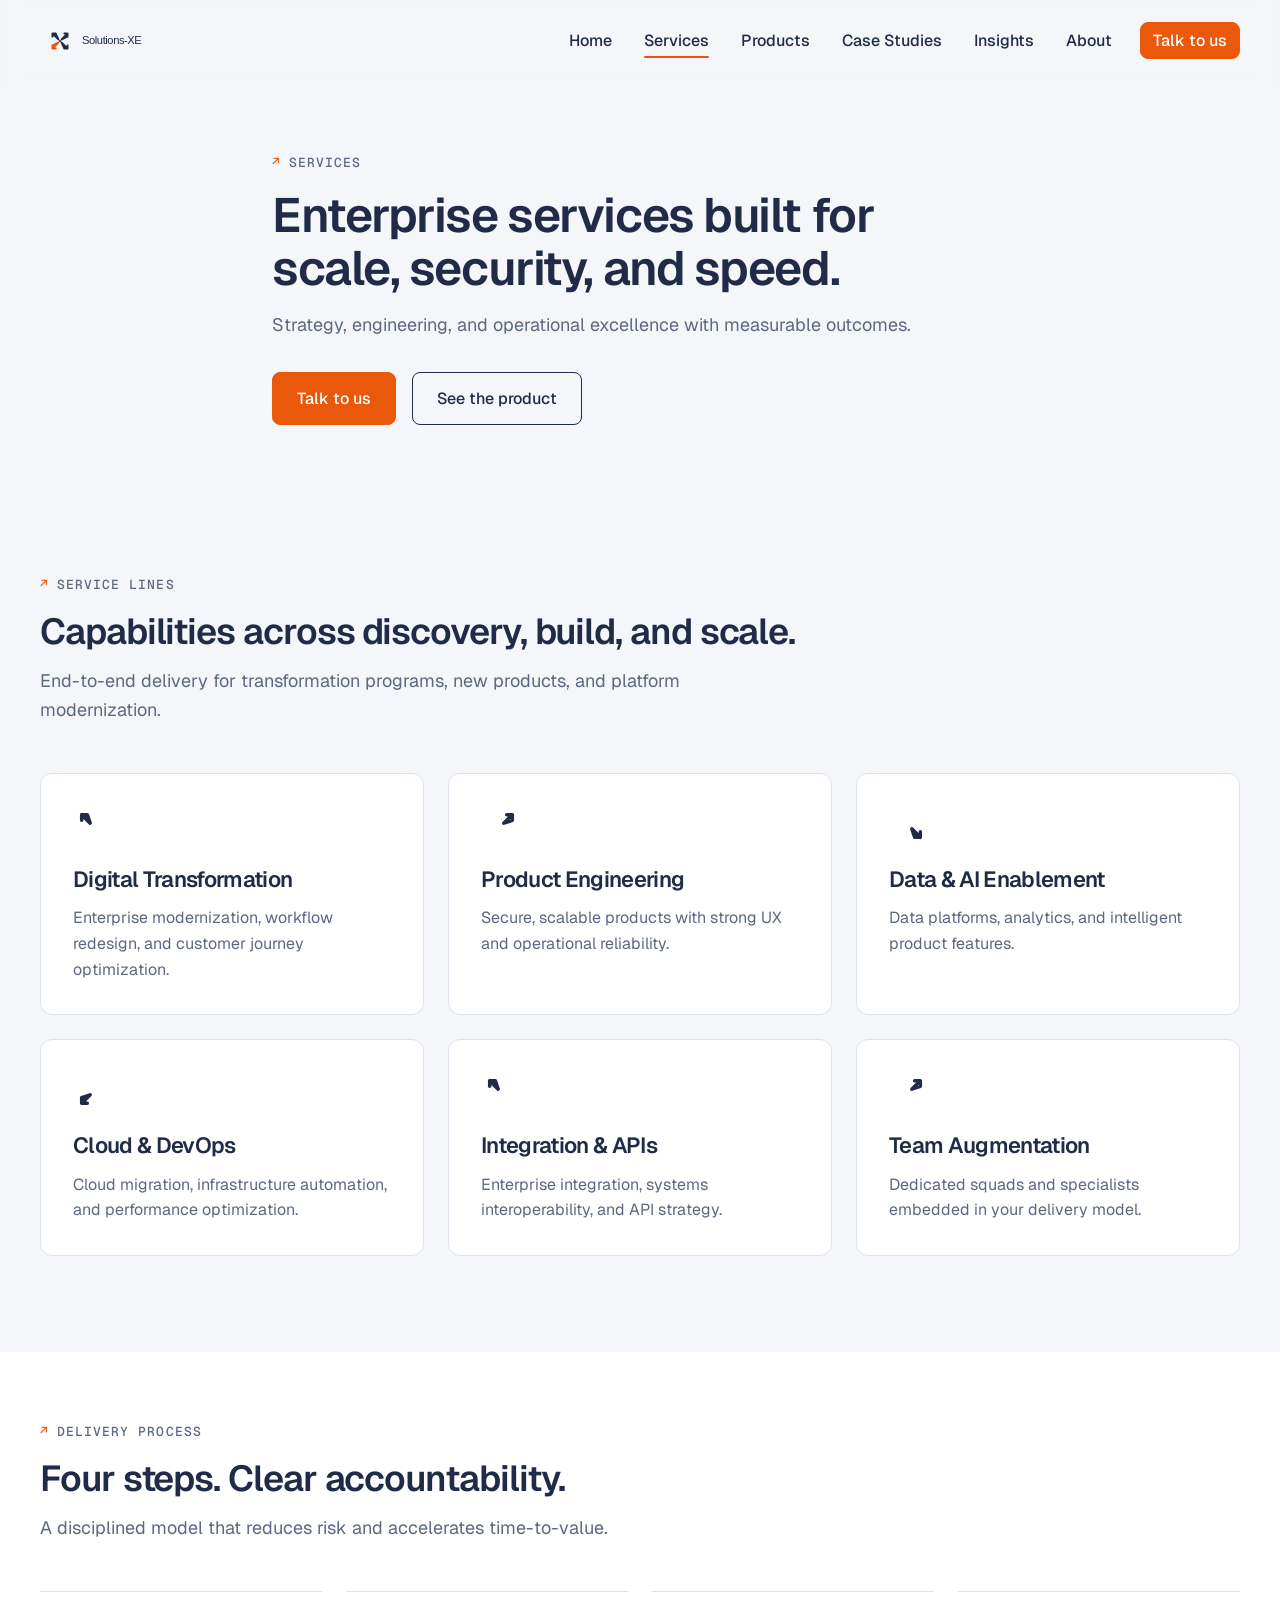
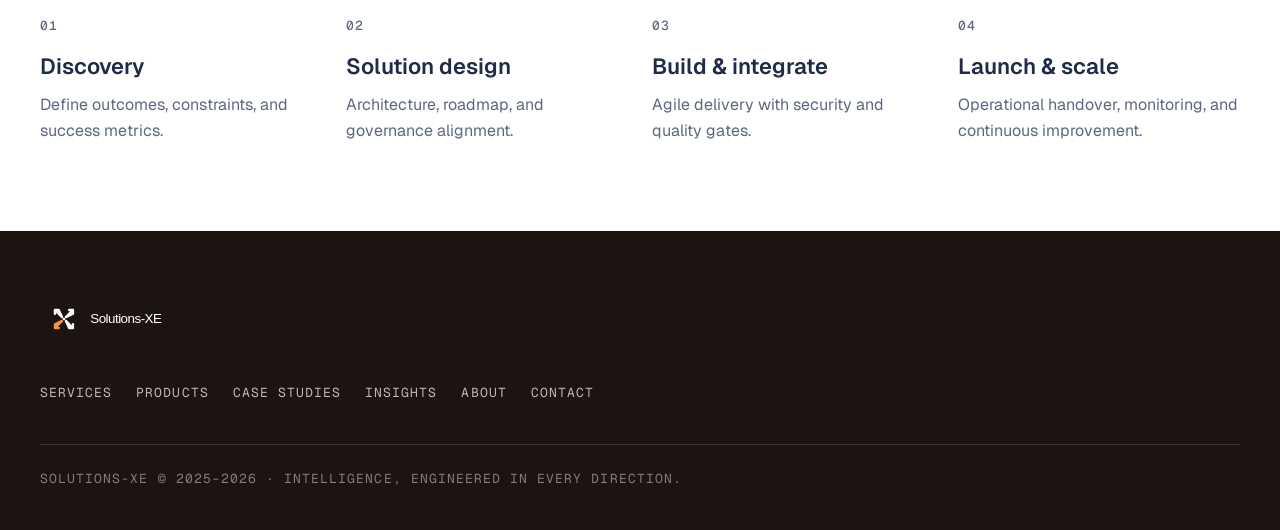
<file: services.html>
<!DOCTYPE html>
<html lang="en">
<head>
  <meta charset="UTF-8" />
  <meta name="viewport" content="width=device-width, initial-scale=1.0" />
  <title>Solutions-XE | Services</title>
  <link rel="preconnect" href="https://fonts.googleapis.com" />
  <link rel="preconnect" href="https://fonts.gstatic.com" crossorigin />
  <link href="https://fonts.googleapis.com/css2?family=Geist:wght@400;500;600&family=Geist+Mono:wght@400;500&display=swap" rel="stylesheet" />
  <link rel="stylesheet" href="assets/css/site.css?v=5" />
  <link rel="icon" href="assets/favicon.svg?v=2" type="image/svg+xml" />
  <link rel="icon" type="image/png" sizes="32x32" href="assets/favicon-32.png?v=2" />
  <link rel="apple-touch-icon" href="assets/apple-touch-icon.png?v=2" />
  <meta name="theme-color" content="#1f2b47" />
  <meta name="description" content="Enterprise services for digital transformation, product engineering, cloud, data & AI, and team augmentation." />
  <meta property="og:type" content="website" />
  <meta property="og:title" content="Solutions-XE | Services" />
  <meta property="og:description" content="Enterprise services for digital transformation, product engineering, cloud, data & AI, and team augmentation." />
  <meta property="og:url" content="https://solutionsxe.org/services.html" />
</head>
<body>
  <header class="site-header">
    <div class="wrap site-header__inner">
      <a class="brand-link" href="index.html" aria-label="Solutions-XE home">
        <img class="logo-lockup" src="assets/logo-lockup-nav.svg" alt="Solutions-XE" width="190" height="50" />
        <img class="logo-mark" src="assets/logo-mark.svg" alt="" width="32" height="32" />
      </a>
      <button class="menu-toggle" type="button" aria-label="Open menu" aria-expanded="false"><span></span></button>
      <nav class="nav" aria-label="primary">
        <button class="menu-close" type="button" aria-label="Close menu">×</button>
        <a href="index.html">Home</a>
        <a class="active" href="services.html">Services</a>
        <a href="products.html">Products</a>
        <a href="case-studies.html">Case Studies</a>
        <a href="insights.html">Insights</a>
        <a href="about.html">About</a>
        <a class="btn primary" href="contact.html">Talk to us</a>
      </nav>
    </div>
  </header>

  <main>
    <section class="wrap hero hero--page">
      <p class="eyebrow"><span class="eyebrow__mark" aria-hidden="true">↗</span> Services</p>
      <h1>Enterprise services built for scale, security, and speed.</h1>
      <p class="sub">Strategy, engineering, and operational excellence with measurable outcomes.</p>
      <div class="actions">
        <a class="btn primary" href="contact.html">Talk to us</a>
        <a class="btn secondary" href="products.html">See the product</a>
      </div>
    </section>

    <section class="section" aria-label="Service lines">
      <div class="wrap">
        <div class="section-head">
          <p class="eyebrow"><span class="eyebrow__mark" aria-hidden="true">↗</span> Service lines</p>
          <h2>Capabilities across discovery, build, and scale.</h2>
          <p class="section-sub">End-to-end delivery for transformation programs, new products, and platform modernization.</p>
        </div>
        <div class="grid-3">
          <article class="card">
            <div class="card-icon" aria-hidden="true"><svg viewBox="0 0 40 40" fill="none"><g transform="translate(20 20) rotate(-45)"><polygon points="0,-4 0,-16 -4,-12 0,-16 4,-12" fill="none" stroke="#1f2b47" stroke-width="3.5" stroke-linecap="round" stroke-linejoin="round"></polygon></g></svg></div>
            <h3>Digital Transformation</h3>
            <p>Enterprise modernization, workflow redesign, and customer journey optimization.</p>
          </article>
          <article class="card">
            <div class="card-icon" aria-hidden="true"><svg viewBox="0 0 40 40" fill="none"><g transform="translate(20 20) rotate(45)"><polygon points="0,-4 0,-16 -4,-12 0,-16 4,-12" fill="none" stroke="#1f2b47" stroke-width="3.5" stroke-linecap="round" stroke-linejoin="round"></polygon></g></svg></div>
            <h3>Product Engineering</h3>
            <p>Secure, scalable products with strong UX and operational reliability.</p>
          </article>
          <article class="card">
            <div class="card-icon" aria-hidden="true"><svg viewBox="0 0 40 40" fill="none"><g transform="translate(20 20) rotate(135)"><polygon points="0,-4 0,-16 -4,-12 0,-16 4,-12" fill="none" stroke="#1f2b47" stroke-width="3.5" stroke-linecap="round" stroke-linejoin="round"></polygon></g></svg></div>
            <h3>Data &amp; AI Enablement</h3>
            <p>Data platforms, analytics, and intelligent product features.</p>
          </article>
          <article class="card">
            <div class="card-icon" aria-hidden="true"><svg viewBox="0 0 40 40" fill="none"><g transform="translate(20 20) rotate(-135)"><polygon points="0,-4 0,-16 -4,-12 0,-16 4,-12" fill="none" stroke="#1f2b47" stroke-width="3.5" stroke-linecap="round" stroke-linejoin="round"></polygon></g></svg></div>
            <h3>Cloud &amp; DevOps</h3>
            <p>Cloud migration, infrastructure automation, and performance optimization.</p>
          </article>
          <article class="card">
            <div class="card-icon" aria-hidden="true"><svg viewBox="0 0 40 40" fill="none"><g transform="translate(20 20) rotate(-45)"><polygon points="0,-4 0,-16 -4,-12 0,-16 4,-12" fill="none" stroke="#1f2b47" stroke-width="3.5" stroke-linecap="round" stroke-linejoin="round"></polygon></g></svg></div>
            <h3>Integration &amp; APIs</h3>
            <p>Enterprise integration, systems interoperability, and API strategy.</p>
          </article>
          <article class="card">
            <div class="card-icon" aria-hidden="true"><svg viewBox="0 0 40 40" fill="none"><g transform="translate(20 20) rotate(45)"><polygon points="0,-4 0,-16 -4,-12 0,-16 4,-12" fill="none" stroke="#1f2b47" stroke-width="3.5" stroke-linecap="round" stroke-linejoin="round"></polygon></g></svg></div>
            <h3>Team Augmentation</h3>
            <p>Dedicated squads and specialists embedded in your delivery model.</p>
          </article>
        </div>
      </div>
    </section>

    <section class="section section--tight" style="background: var(--white);" aria-label="Delivery process">
      <div class="wrap">
        <div class="section-head">
          <p class="eyebrow"><span class="eyebrow__mark" aria-hidden="true">↗</span> Delivery process</p>
          <h2>Four steps. Clear accountability.</h2>
          <p class="section-sub">A disciplined model that reduces risk and accelerates time-to-value.</p>
        </div>
        <div class="process">
          <div class="process-step"><b>01</b><div class="step-title">Discovery</div><p>Define outcomes, constraints, and success metrics.</p></div>
          <div class="process-step"><b>02</b><div class="step-title">Solution design</div><p>Architecture, roadmap, and governance alignment.</p></div>
          <div class="process-step"><b>03</b><div class="step-title">Build &amp; integrate</div><p>Agile delivery with security and quality gates.</p></div>
          <div class="process-step"><b>04</b><div class="step-title">Launch &amp; scale</div><p>Operational handover, monitoring, and continuous improvement.</p></div>
        </div>
      </div>
    </section>
  </main>

  <footer class="site-footer">
    <div class="wrap site-footer__inner">
      <a href="index.html" aria-label="Solutions-XE home"><img class="footer-logo" src="assets/logo-lockup-footer.svg" alt="Solutions-XE" width="228" height="60" /></a>
      <nav class="footer-nav" aria-label="Footer">
        <a href="services.html">Services</a>
        <a href="products.html">Products</a>
        <a href="case-studies.html">Case Studies</a>
        <a href="insights.html">Insights</a>
        <a href="about.html">About</a>
        <a href="contact.html">Contact</a>
      </nav>
      <p class="footer-meta">Solutions-XE © 2025–2026 · Intelligence, engineered in every direction.</p>
    </div>
  </footer>
  <script src="assets/js/site.js" defer></script>
</body>
</html>
</file>
<file: assets/css/site.css>
:root {
  --navy-900: #1f2b47;
  --navy-700: #2e3d61;
  --orange-600: #ea580c;
  --orange-400: #fb923c;
  --espresso-950: #1c1410;
  --paper-50: #f4f6f9;
  --white: #ffffff;
  --slate-500: #5c6780;
  --border-200: #dde3ec;
  --success: #15803d;
  --error: #b91c1c;

  --font-sans: "Geist", -apple-system, "Segoe UI", Helvetica, Arial, sans-serif;
  --font-mono: "Geist Mono", ui-monospace, "SF Mono", monospace;
  --tracking-display: -0.03em;
  --tracking-label: 0.08em;

  --radius-card: 12px;
  --radius-control: 8px;
  --radius-pill: 999px;
  --space-unit: 8px;
  --container: 1200px;
  --shadow-raise: 0 8px 24px rgba(31, 43, 71, 0.08);
  --ease-fast: 180ms ease;

  --text-xs: 13px;
  --text-base: 16px;
  --text-lg: 18px;
  --text-xl: 22px;
  --text-2xl: 28px;
  --text-3xl: 36px;
  --text-4xl: 48px;
  --text-5xl: clamp(40px, 6vw, 68px);
}

*,
*::before,
*::after {
  box-sizing: border-box;
  margin: 0;
  padding: 0;
}

html {
  color-scheme: light;
  scroll-behavior: smooth;
}

body {
  font-family: var(--font-sans);
  font-size: var(--text-lg);
  font-weight: 400;
  line-height: 1.6;
  color: var(--navy-900);
  background: var(--paper-50);
  min-height: 100vh;
  overflow-x: hidden;
}

body.menu-open {
  overflow: hidden;
}

img {
  max-width: 100%;
  height: auto;
  display: block;
}

a {
  color: inherit;
}

.wrap {
  width: min(var(--container), calc(100% - 48px));
  margin: 0 auto;
}

/* —— Site header —— */
.site-header {
  position: sticky;
  top: 0;
  z-index: 100;
  background: rgba(244, 246, 249, 0.92);
  backdrop-filter: blur(10px);
  border-bottom: 1px solid transparent;
  transition: border-color var(--ease-fast), box-shadow var(--ease-fast);
}

.site-header.is-scrolled {
  border-bottom-color: var(--border-200);
  box-shadow: 0 1px 0 rgba(31, 43, 71, 0.04);
}

.site-header__inner {
  display: flex;
  align-items: center;
  justify-content: space-between;
  gap: 24px;
  padding: 20px 0;
  transition: padding var(--ease-fast);
}

.site-header.is-scrolled .site-header__inner {
  padding: 12px 0;
}

.brand-link {
  display: flex;
  align-items: center;
  text-decoration: none;
  flex-shrink: 0;
}

.brand-link img {
  height: 40px;
  width: auto;
  transition: height var(--ease-fast), opacity var(--ease-fast);
}

.site-header.is-scrolled .brand-link .logo-lockup {
  display: none;
}

.site-header .brand-link .logo-mark {
  display: none;
  height: 32px;
  width: 32px;
}

.site-header.is-scrolled .brand-link .logo-mark {
  display: block;
}

.menu-toggle {
  display: none;
  width: 44px;
  height: 44px;
  border: 1.5px solid var(--navy-900);
  border-radius: var(--radius-control);
  background: transparent;
  cursor: pointer;
  align-items: center;
  justify-content: center;
  flex-direction: column;
  gap: 5px;
  padding: 0;
}

.menu-toggle span,
.menu-toggle span::before,
.menu-toggle span::after {
  display: block;
  width: 18px;
  height: 2px;
  background: var(--navy-900);
  border-radius: 1px;
  position: relative;
}

.menu-toggle span::before,
.menu-toggle span::after {
  content: "";
  position: absolute;
  left: 0;
}

.menu-toggle span::before {
  top: -6px;
}

.menu-toggle span::after {
  top: 6px;
}

.nav {
  display: flex;
  align-items: center;
  gap: 8px;
  flex-wrap: wrap;
  justify-content: flex-end;
}

.menu-close {
  display: none;
}

.nav a {
  font-family: var(--font-sans);
  font-weight: 500;
  font-size: var(--text-base);
  color: var(--navy-900);
  text-decoration: none;
  padding: 8px 12px;
  border-radius: var(--radius-control);
  transition: color var(--ease-fast), background var(--ease-fast);
  position: relative;
}

.nav a:not(.btn):hover {
  color: var(--navy-700);
}

.nav a.active:not(.btn) {
  color: var(--navy-900);
}

.nav a.active:not(.btn)::after {
  content: "";
  position: absolute;
  left: 12px;
  right: 12px;
  bottom: 4px;
  height: 2px;
  background: var(--orange-600);
  border-radius: 1px;
}

.nav a.btn {
  margin-left: 8px;
}

.nav a.btn.active::after,
.nav a.btn::after {
  display: none !important;
}

/* —— Typography —— */
h1,
h2,
h3 {
  font-weight: 600;
  letter-spacing: var(--tracking-display);
  line-height: 1.1;
  color: var(--navy-900);
}

h1 {
  font-size: var(--text-5xl);
}

h2 {
  font-size: var(--text-3xl);
}

h3 {
  font-size: var(--text-xl);
  line-height: 1.25;
}

.eyebrow {
  display: inline-flex;
  align-items: center;
  gap: 8px;
  font-family: var(--font-mono);
  font-size: var(--text-xs);
  font-weight: 500;
  letter-spacing: var(--tracking-label);
  text-transform: uppercase;
  color: var(--slate-500);
  margin-bottom: 16px;
}

.eyebrow__mark {
  color: var(--orange-600);
  font-style: normal;
}

.section-sub,
.lead,
.sub {
  color: var(--slate-500);
  font-size: var(--text-lg);
  max-width: 42rem;
  line-height: 1.6;
}

.facts {
  font-family: var(--font-mono);
  font-size: var(--text-xs);
  letter-spacing: var(--tracking-label);
  text-transform: uppercase;
  color: var(--slate-500);
  margin-top: 24px;
}

/* —— Buttons —— */
.btn {
  display: inline-flex;
  align-items: center;
  justify-content: center;
  gap: 8px;
  font-family: var(--font-sans);
  font-weight: 500;
  font-size: var(--text-base);
  line-height: 1.2;
  text-decoration: none;
  border-radius: var(--radius-control);
  padding: 16px 24px;
  border: 1.5px solid transparent;
  cursor: pointer;
  transition: background var(--ease-fast), color var(--ease-fast), border-color var(--ease-fast), transform var(--ease-fast);
}

.btn:focus-visible {
  outline: 2px solid var(--navy-900);
  outline-offset: 2px;
}

.btn.primary {
  background: var(--orange-600);
  color: var(--white);
  border-color: var(--orange-600);
}

.btn.primary:hover {
  background: var(--orange-400);
  border-color: var(--orange-400);
}

.btn.secondary {
  background: transparent;
  color: var(--navy-900);
  border-color: var(--navy-900);
}

.btn.secondary:hover {
  background: var(--navy-900);
  color: var(--white);
}

.btn.ghost {
  background: transparent;
  color: var(--white);
  border-color: transparent;
  padding-left: 0;
  padding-right: 0;
  position: relative;
}

.btn.ghost::after {
  content: "";
  position: absolute;
  left: 0;
  right: 0;
  bottom: 12px;
  height: 1px;
  background: currentColor;
  transform: scaleX(0);
  transform-origin: left;
  transition: transform var(--ease-fast);
}

.btn.ghost:hover::after {
  transform: scaleX(1);
}

.btn.ghost:focus-visible {
  outline-color: var(--white);
}

.btn.is-loading {
  opacity: 0.7;
  pointer-events: none;
}

.actions {
  display: flex;
  flex-wrap: wrap;
  gap: 16px;
  align-items: center;
  margin-top: 32px;
}

/* —— Sections —— */
.section {
  padding: 96px 0;
}

.section--tight {
  padding: 64px 0;
}

.section-head {
  margin-bottom: 48px;
}

.section-head h2 {
  margin-bottom: 16px;
}

.section--dark {
  background: var(--navy-900);
  color: var(--white);
}

.section--dark h2,
.section--dark h3 {
  color: var(--white);
}

.section--dark .section-sub,
.section--dark .lead,
.section--dark p {
  color: rgba(255, 255, 255, 0.85);
}

.section--dark .eyebrow {
  color: rgba(255, 255, 255, 0.65);
}

.section--dark .eyebrow__mark {
  color: var(--orange-400);
}

/* —— Hero —— */
.hero {
  display: grid;
  grid-template-columns: 1.1fr 0.9fr;
  gap: 48px;
  align-items: center;
  padding: 80px 0 96px;
  min-height: min(78vh, 720px);
}

.hero--page {
  display: block;
  min-height: 0;
  padding: 64px 0 48px;
  max-width: 46rem;
}

.hero--page h1 {
  font-size: var(--text-4xl);
  margin-bottom: 16px;
}

.hero__copy h1 {
  margin-bottom: 20px;
}

.hero__copy .sub {
  margin-bottom: 0;
}

.hero__visual {
  display: flex;
  align-items: center;
  justify-content: center;
}

/* Animated compass mark */
.mark-draw {
  width: min(280px, 70vw);
  height: auto;
}

.mark-draw .arm {
  stroke-dasharray: 80;
  stroke-dashoffset: 80;
  animation: drawArm 600ms ease-out forwards;
}

.mark-draw .arm:nth-child(1) {
  animation-delay: 0ms;
}

.mark-draw .arm:nth-child(2) {
  animation-delay: 80ms;
}

.mark-draw .arm:nth-child(3) {
  animation-delay: 160ms;
}

.mark-draw .arm:nth-child(4) {
  animation-delay: 240ms;
}

.mark-draw .hub {
  opacity: 0;
  animation: fadeIn 300ms ease-out 400ms forwards;
}

@keyframes drawArm {
  to {
    stroke-dashoffset: 0;
  }
}

@keyframes fadeIn {
  to {
    opacity: 1;
  }
}

/* —— Team —— */
.team-card h3 {
  margin-bottom: 4px;
}

.team-role {
  font-family: var(--font-mono);
  font-size: var(--text-xs);
  letter-spacing: var(--tracking-label);
  text-transform: uppercase;
  color: var(--slate-500);
}

.team-focus {
  color: var(--slate-500);
  font-size: var(--text-base);
  margin-top: 8px;
}

/* —— Cards & grids —— */
.grid-3 {
  display: grid;
  grid-template-columns: repeat(3, 1fr);
  gap: 24px;
}

.grid-2 {
  display: grid;
  grid-template-columns: repeat(2, 1fr);
  gap: 24px;
}

.grid-4 {
  display: grid;
  grid-template-columns: repeat(4, 1fr);
  gap: 24px;
}

.card {
  background: var(--white);
  border: 1px solid var(--border-200);
  border-radius: var(--radius-card);
  padding: 32px;
  text-decoration: none;
  color: inherit;
  display: block;
  transition: transform var(--ease-fast), box-shadow var(--ease-fast);
}

a.card:hover {
  transform: translateY(-2px);
  box-shadow: var(--shadow-raise);
}

.card h3 {
  margin-bottom: 12px;
}

.card p {
  color: var(--slate-500);
  font-size: var(--text-base);
}

.card-icon {
  width: 40px;
  height: 40px;
  margin-bottom: 20px;
}

.card-icon svg {
  width: 100%;
  height: 100%;
}

.link-hint {
  display: inline-block;
  margin-top: 20px;
  font-weight: 500;
  font-size: var(--text-base);
  color: var(--navy-900);
}

.program-badge {
  display: block;
  margin-top: 20px;
}

.program-badge img {
  height: 48px;
  width: auto;
}

/* —— Stats —— */
.stats {
  display: grid;
  grid-template-columns: repeat(4, 1fr);
  gap: 24px;
  margin-top: 48px;
}

.stat b {
  display: block;
  font-size: var(--text-4xl);
  font-weight: 600;
  letter-spacing: var(--tracking-display);
  line-height: 1.05;
  color: var(--navy-900);
  margin-bottom: 8px;
}

.stat.stat--accent b {
  color: var(--orange-600);
}

.stat span {
  font-family: var(--font-mono);
  font-size: var(--text-xs);
  letter-spacing: var(--tracking-label);
  text-transform: uppercase;
  color: var(--slate-500);
}

/* —— Process —— */
.process {
  display: grid;
  grid-template-columns: repeat(4, 1fr);
  gap: 24px;
}

.process-step {
  padding: 24px 0;
  border-top: 1px solid var(--border-200);
}

.process-step b {
  display: block;
  font-family: var(--font-mono);
  font-size: var(--text-xs);
  letter-spacing: var(--tracking-label);
  text-transform: uppercase;
  color: var(--slate-500);
  margin-bottom: 12px;
  font-weight: 500;
}

.process-step h3,
.process-step .step-title {
  font-size: var(--text-xl);
  font-weight: 600;
  margin-bottom: 8px;
  color: var(--navy-900);
}

.process-step p {
  color: var(--slate-500);
  font-size: var(--text-base);
}

/* —— Regions —— */
.regions {
  display: grid;
  grid-template-columns: repeat(3, 1fr);
  gap: 32px;
  text-align: center;
}

.regions h3 {
  font-size: var(--text-2xl);
  margin-bottom: 8px;
}

.regions p {
  font-size: var(--text-base);
}

/* —— Testimonials —— */
.testimonial {
  background: var(--white);
  border: 1px solid var(--border-200);
  border-radius: var(--radius-card);
  padding: 32px;
}

.testimonial p {
  font-size: var(--text-lg);
  color: var(--navy-900);
  margin-bottom: 20px;
}

.testimonial span {
  font-family: var(--font-mono);
  font-size: var(--text-xs);
  letter-spacing: var(--tracking-label);
  text-transform: uppercase;
  color: var(--slate-500);
}

/* —— Prose —— */
.prose {
  max-width: 42rem;
}

.prose p {
  color: var(--slate-500);
  margin-bottom: 16px;
}

.prose p:last-child {
  margin-bottom: 0;
}

/* —— Forms —— */
.contact-form {
  background: var(--white);
  border: 1px solid var(--border-200);
  border-radius: var(--radius-card);
  padding: 32px;
  max-width: 720px;
}

.form-row {
  display: grid;
  grid-template-columns: 1fr 1fr;
  gap: 16px;
}

.contact-form label {
  display: flex;
  flex-direction: column;
  gap: 8px;
  margin-bottom: 16px;
  font-family: var(--font-mono);
  font-size: var(--text-xs);
  font-weight: 500;
  letter-spacing: var(--tracking-label);
  text-transform: uppercase;
  color: var(--slate-500);
}

.contact-form input,
.contact-form select,
.contact-form textarea {
  font-family: var(--font-sans);
  font-size: var(--text-base);
  font-weight: 400;
  letter-spacing: 0;
  text-transform: none;
  color: var(--navy-900);
  background: var(--white);
  border: 1px solid var(--border-200);
  border-radius: var(--radius-control);
  padding: 12px 16px;
  width: 100%;
  transition: border-color var(--ease-fast), box-shadow var(--ease-fast);
}

.contact-form textarea {
  min-height: 140px;
  resize: vertical;
}

.contact-form input:focus,
.contact-form select:focus,
.contact-form textarea:focus {
  outline: none;
  border-color: var(--navy-900);
  box-shadow: 0 0 0 3px rgba(31, 43, 71, 0.12);
}

.form-actions {
  display: flex;
  flex-wrap: wrap;
  align-items: center;
  gap: 16px;
  margin-top: 8px;
}

.form-note {
  font-family: var(--font-sans);
  font-size: var(--text-base);
  text-transform: none;
  letter-spacing: 0;
  color: var(--slate-500);
}

.toast {
  position: fixed;
  bottom: 24px;
  right: 24px;
  background: var(--navy-900);
  color: var(--white);
  padding: 16px 20px;
  border-radius: var(--radius-control);
  box-shadow: var(--shadow-raise);
  opacity: 0;
  transform: translateY(8px);
  pointer-events: none;
  transition: opacity var(--ease-fast), transform var(--ease-fast);
  z-index: 200;
  max-width: 320px;
}

.toast.show {
  opacity: 1;
  transform: translateY(0);
}

.toast b {
  color: var(--orange-400);
}

/* —— Footer —— */
.site-footer {
  background: var(--espresso-950);
  color: rgba(255, 255, 255, 0.85);
  padding: 64px 0 40px;
}

.site-footer__inner {
  display: grid;
  gap: 40px;
}

.site-footer .footer-logo {
  height: 48px;
  width: auto;
}

.footer-nav {
  display: flex;
  flex-wrap: wrap;
  gap: 8px 24px;
}

.footer-nav a {
  font-family: var(--font-mono);
  font-size: var(--text-xs);
  letter-spacing: var(--tracking-label);
  text-transform: uppercase;
  text-decoration: none;
  color: rgba(255, 255, 255, 0.7);
  transition: color var(--ease-fast);
}

.footer-nav a:hover {
  color: var(--white);
}

.footer-meta {
  font-family: var(--font-mono);
  font-size: var(--text-xs);
  letter-spacing: var(--tracking-label);
  text-transform: uppercase;
  color: rgba(255, 255, 255, 0.45);
  border-top: 1px solid rgba(255, 255, 255, 0.12);
  padding-top: 24px;
}

/* —— CTA band —— */
.cta-band {
  background: var(--white);
  border: 1px solid var(--border-200);
  border-radius: var(--radius-card);
  padding: 48px;
}

.cta-band h2 {
  margin-bottom: 12px;
}

/* —— Reduced motion —— */
@media (prefers-reduced-motion: reduce) {
  html {
    scroll-behavior: auto;
  }

  *,
  *::before,
  *::after {
    animation-duration: 0.01ms !important;
    animation-iteration-count: 1 !important;
    transition-duration: 0.01ms !important;
  }

  .mark-draw .arm {
    stroke-dashoffset: 0;
  }

  .mark-draw .hub {
    opacity: 1;
  }

  a.card:hover {
    transform: none;
  }
}

/* —— Responsive —— */
@media (max-width: 900px) {
  .hero {
    grid-template-columns: 1fr;
    min-height: 0;
    padding: 48px 0 64px;
    gap: 40px;
  }

  .hero__visual {
    order: -1;
  }

  .mark-draw {
    width: min(200px, 50vw);
  }

  .grid-3,
  .grid-4,
  .stats,
  .process,
  .regions {
    grid-template-columns: 1fr 1fr;
  }

  .section {
    padding: 64px 0;
  }

  h2 {
    font-size: var(--text-2xl);
  }

  .hero--page h1 {
    font-size: var(--text-3xl);
  }
}

@media (max-width: 640px) {
  .wrap {
    width: min(var(--container), calc(100% - 32px));
  }

  .menu-toggle {
    display: inline-flex;
  }

  .nav {
    position: fixed;
    inset: 0;
    background: var(--paper-50);
    flex-direction: column;
    justify-content: center;
    align-items: stretch;
    padding: 64px 32px;
    gap: 4px;
    transform: translateX(100%);
    transition: transform var(--ease-fast);
    z-index: 150;
  }

  .nav.is-open {
    transform: translateX(0);
  }

  .menu-close {
    display: block;
    position: absolute;
    top: 20px;
    right: 20px;
    width: 44px;
    height: 44px;
    border: none;
    background: transparent;
    font-size: 28px;
    line-height: 1;
    color: var(--navy-900);
    cursor: pointer;
  }

  .nav a {
    font-size: var(--text-xl);
    padding: 16px 12px;
  }

  .nav a.active:not(.btn)::after {
    left: 12px;
    right: auto;
    width: 40px;
    bottom: 12px;
  }

  .nav a.btn {
    margin-left: 0;
    margin-top: 16px;
    justify-content: center;
  }

  .grid-3,
  .grid-2,
  .grid-4,
  .stats,
  .process,
  .regions,
  .form-row {
    grid-template-columns: 1fr;
  }

  .section {
    padding: 64px 0;
  }

  .cta-band {
    padding: 32px;
  }

  .contact-form {
    padding: 24px;
  }

  .brand-link img.logo-lockup {
    height: 32px;
  }

  .site-header.is-scrolled .brand-link .logo-lockup {
    display: none;
  }
}

@media (max-width: 520px) {
  .stat b {
    font-size: var(--text-3xl);
  }
}
</file>
